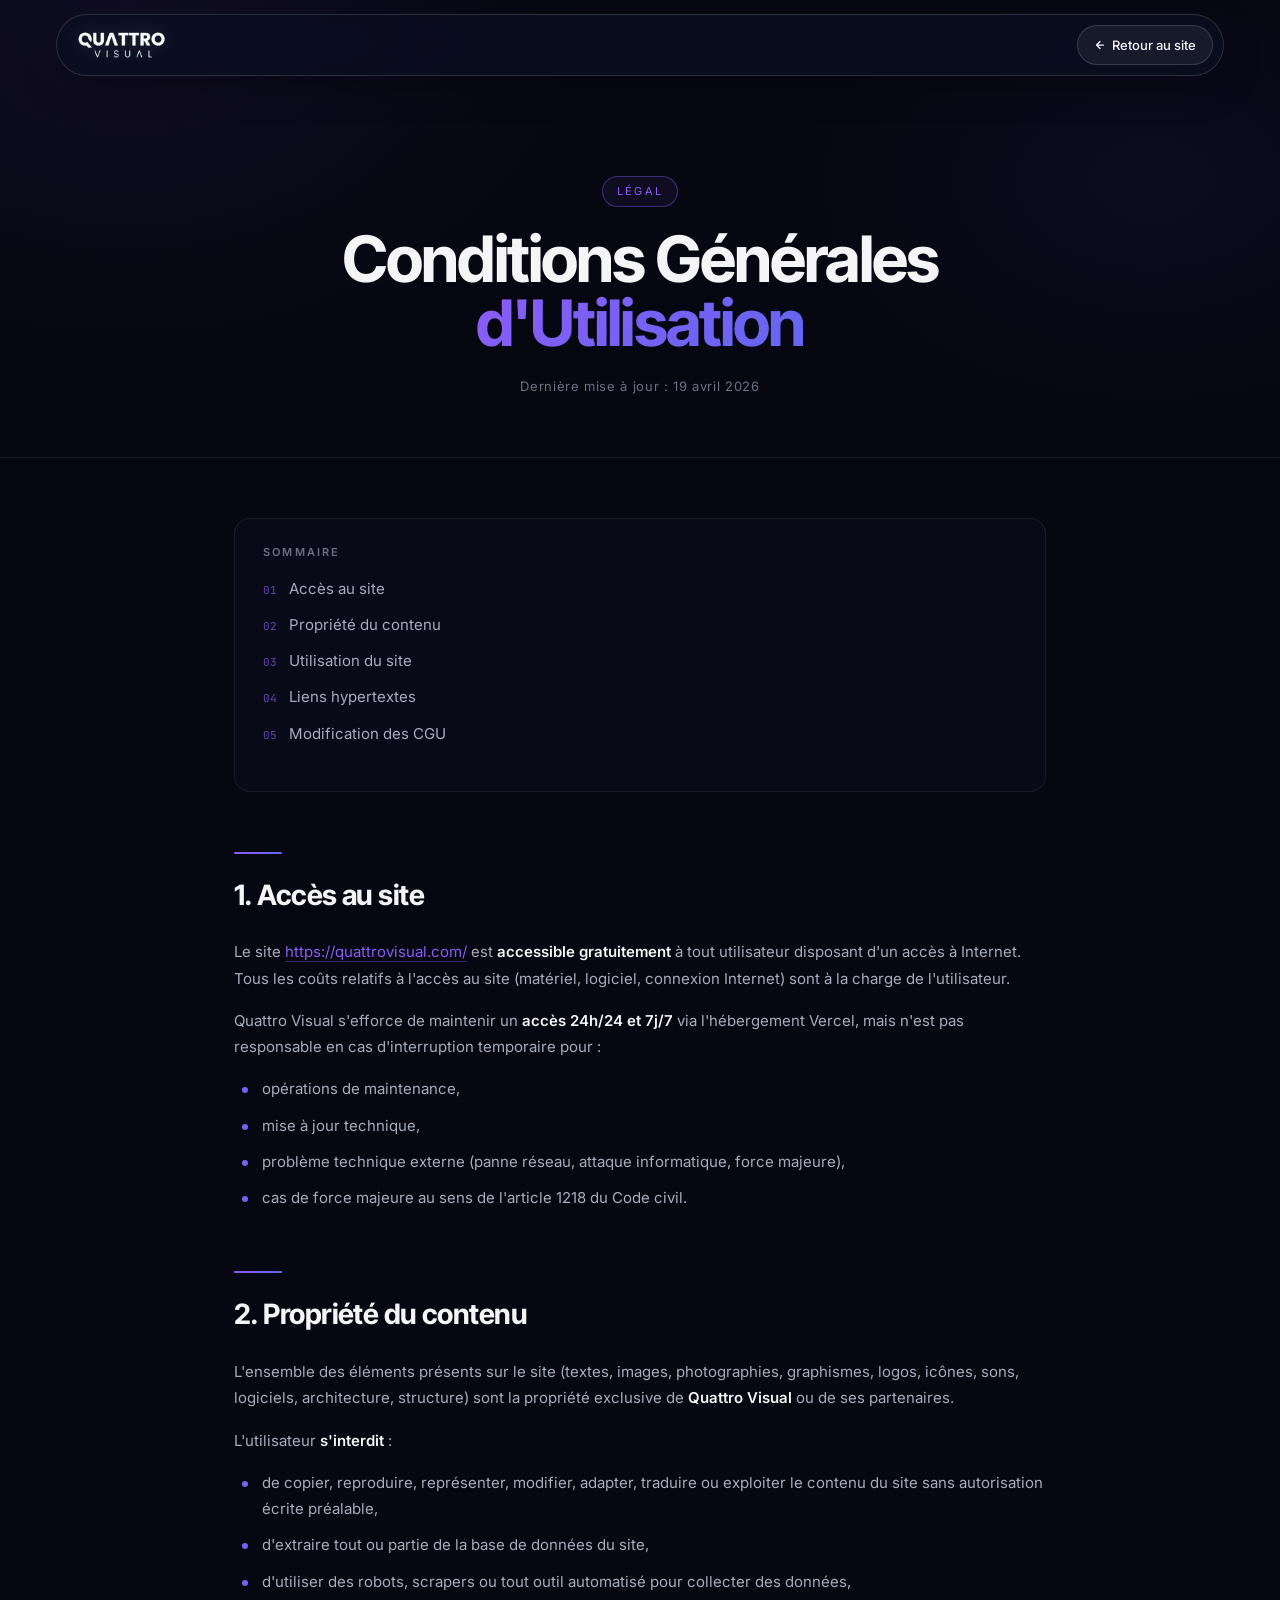
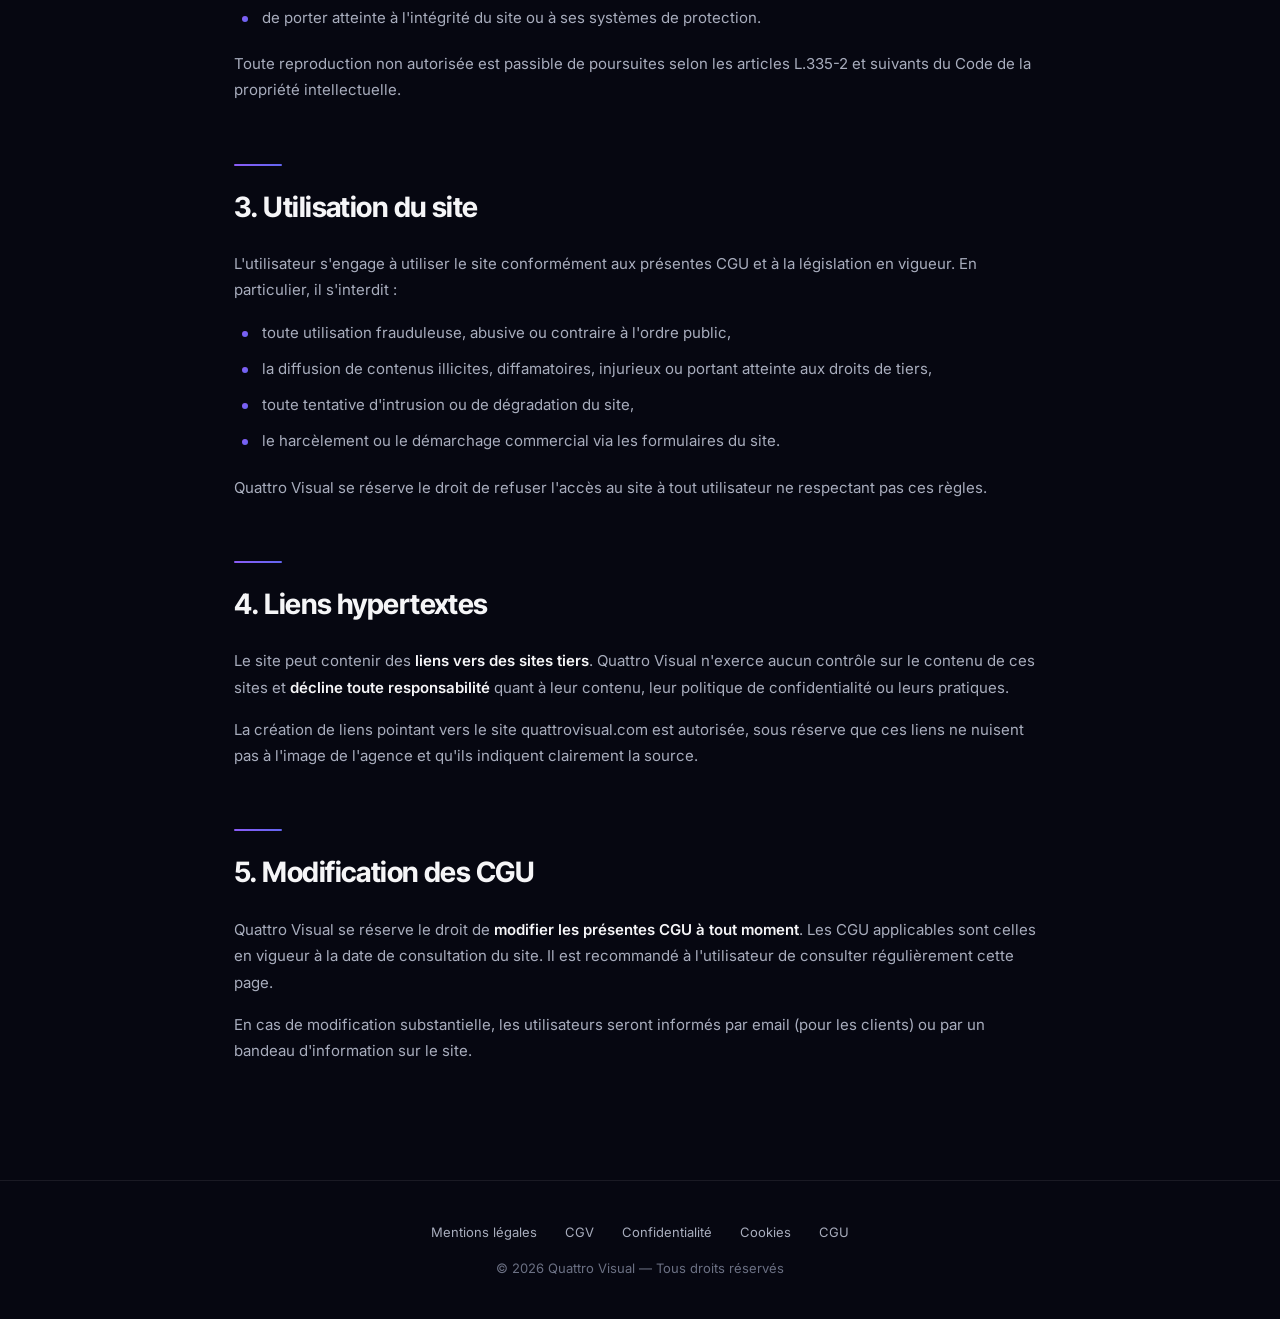
<file: CGU.html>
<!DOCTYPE html>
<html lang="fr">
<head>
<meta charset="UTF-8">
<meta name="viewport" content="width=device-width, initial-scale=1.0">
<title>CGU — Conditions Générales d'Utilisation — Quattro Visual</title>
<meta name="description" content="Conditions Générales d'Utilisation du site Quattro Visual.">
<link rel="preconnect" href="https://fonts.googleapis.com">
<link rel="preconnect" href="https://fonts.gstatic.com" crossorigin>
<link rel="stylesheet" href="https://fonts.googleapis.com/css2?family=Inter:wght@300;400;500;600;700&family=Inter+Tight:wght@400;500;600;700;800&family=JetBrains+Mono:wght@400;500&display=swap">
<link rel="stylesheet" href="legal.css">
</head>
<body>

<nav class="legal-nav">
  <div class="nav-inner">
    <a href="index.html" class="logo-link" aria-label="Quattro Visual">
      <img src="assets/logo-v2-bold.png" class="logo" alt="Quattro Visual">
    </a>
    <a href="index.html" class="back-btn">
      <svg width="12" height="12" viewBox="0 0 24 24" fill="none" stroke="currentColor" stroke-width="2.5" stroke-linecap="round" stroke-linejoin="round"><path d="M19 12H5M12 19l-7-7 7-7"/></svg>
      Retour au site
    </a>
  </div>
</nav>

<header class="legal-header">
  <div class="container">
    <span class="eyebrow">Légal</span>
    <h1>Conditions Générales <em>d'Utilisation</em></h1>
    <div class="updated">Dernière mise à jour : 19 avril 2026</div>
  </div>
</header>

<main>
  <div class="container">
    <article>

      <div class="toc">
        <h5>Sommaire</h5>
        <ol>
          <li><a href="#acces">Accès au site</a></li>
          <li><a href="#propriete">Propriété du contenu</a></li>
          <li><a href="#utilisation">Utilisation du site</a></li>
          <li><a href="#liens">Liens hypertextes</a></li>
          <li><a href="#modification">Modification des CGU</a></li>
        </ol>
      </div>

      <h2 id="acces">1. Accès au site</h2>
      <p>Le site <a href="https://quattrovisual.com/">https://quattrovisual.com/</a> est <strong>accessible gratuitement</strong> à tout utilisateur disposant d'un accès à Internet. Tous les coûts relatifs à l'accès au site (matériel, logiciel, connexion Internet) sont à la charge de l'utilisateur.</p>
      <p>Quattro Visual s'efforce de maintenir un <strong>accès 24h/24 et 7j/7</strong> via l'hébergement Vercel, mais n'est pas responsable en cas d'interruption temporaire pour :</p>
      <ul>
        <li>opérations de maintenance,</li>
        <li>mise à jour technique,</li>
        <li>problème technique externe (panne réseau, attaque informatique, force majeure),</li>
        <li>cas de force majeure au sens de l'article 1218 du Code civil.</li>
      </ul>

      <h2 id="propriete">2. Propriété du contenu</h2>
      <p>L'ensemble des éléments présents sur le site (textes, images, photographies, graphismes, logos, icônes, sons, logiciels, architecture, structure) sont la propriété exclusive de <strong>Quattro Visual</strong> ou de ses partenaires.</p>
      <p>L'utilisateur <strong>s'interdit</strong> :</p>
      <ul>
        <li>de copier, reproduire, représenter, modifier, adapter, traduire ou exploiter le contenu du site sans autorisation écrite préalable,</li>
        <li>d'extraire tout ou partie de la base de données du site,</li>
        <li>d'utiliser des robots, scrapers ou tout outil automatisé pour collecter des données,</li>
        <li>de porter atteinte à l'intégrité du site ou à ses systèmes de protection.</li>
      </ul>
      <p>Toute reproduction non autorisée est passible de poursuites selon les articles L.335-2 et suivants du Code de la propriété intellectuelle.</p>

      <h2 id="utilisation">3. Utilisation du site</h2>
      <p>L'utilisateur s'engage à utiliser le site conformément aux présentes CGU et à la législation en vigueur. En particulier, il s'interdit :</p>
      <ul>
        <li>toute utilisation frauduleuse, abusive ou contraire à l'ordre public,</li>
        <li>la diffusion de contenus illicites, diffamatoires, injurieux ou portant atteinte aux droits de tiers,</li>
        <li>toute tentative d'intrusion ou de dégradation du site,</li>
        <li>le harcèlement ou le démarchage commercial via les formulaires du site.</li>
      </ul>
      <p>Quattro Visual se réserve le droit de refuser l'accès au site à tout utilisateur ne respectant pas ces règles.</p>

      <h2 id="liens">4. Liens hypertextes</h2>
      <p>Le site peut contenir des <strong>liens vers des sites tiers</strong>. Quattro Visual n'exerce aucun contrôle sur le contenu de ces sites et <strong>décline toute responsabilité</strong> quant à leur contenu, leur politique de confidentialité ou leurs pratiques.</p>
      <p>La création de liens pointant vers le site quattrovisual.com est autorisée, sous réserve que ces liens ne nuisent pas à l'image de l'agence et qu'ils indiquent clairement la source.</p>

      <h2 id="modification">5. Modification des CGU</h2>
      <p>Quattro Visual se réserve le droit de <strong>modifier les présentes CGU à tout moment</strong>. Les CGU applicables sont celles en vigueur à la date de consultation du site. Il est recommandé à l'utilisateur de consulter régulièrement cette page.</p>
      <p>En cas de modification substantielle, les utilisateurs seront informés par email (pour les clients) ou par un bandeau d'information sur le site.</p>

    </article>
  </div>
</main>

<footer class="legal-footer">
  <div class="container">
    <div style="margin-bottom: 14px;">
      <a href="mentions-legales.html">Mentions légales</a>
      <a href="cgv.html">CGV</a>
      <a href="confidentialite.html">Confidentialité</a>
      <a href="cookies.html">Cookies</a>
      <a href="cgu.html">CGU</a>
    </div>
    <div>© 2026 Quattro Visual — Tous droits réservés</div>
  </div>
</footer>

</body>
</html>
</file>
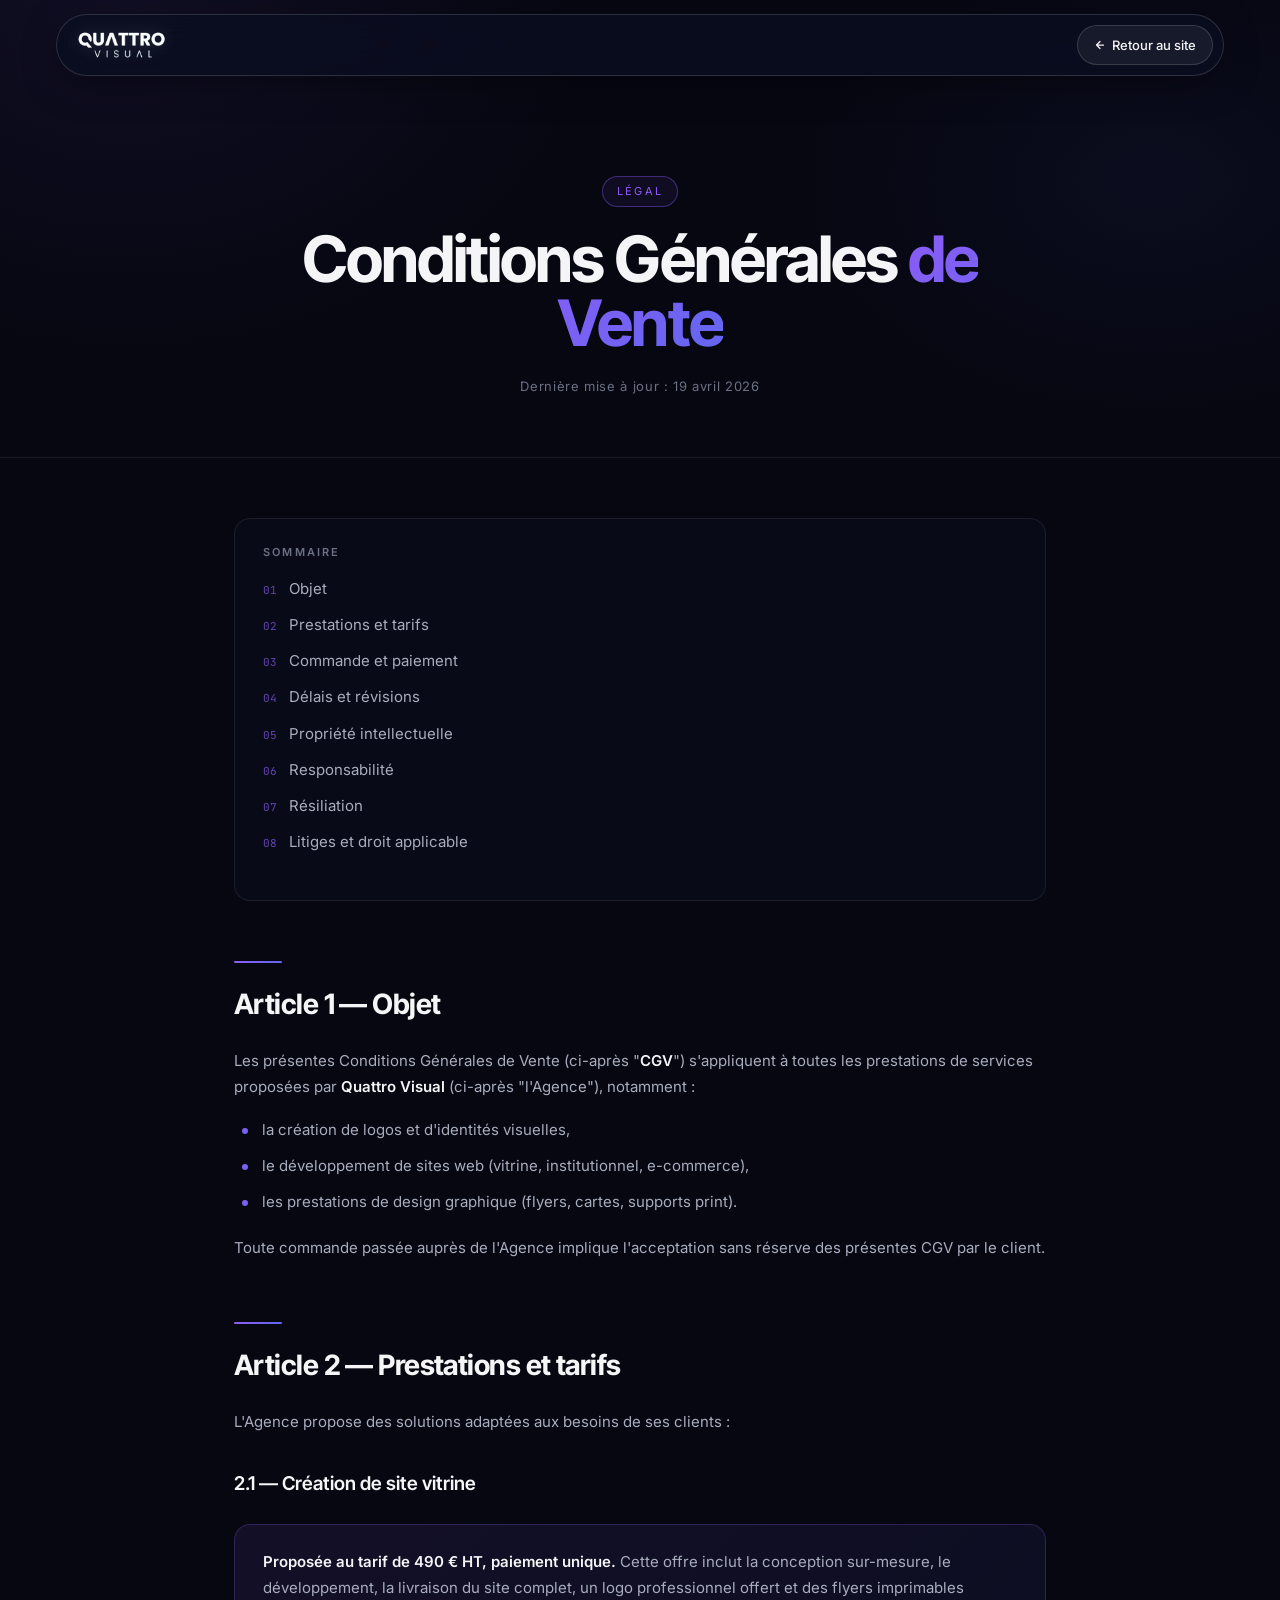
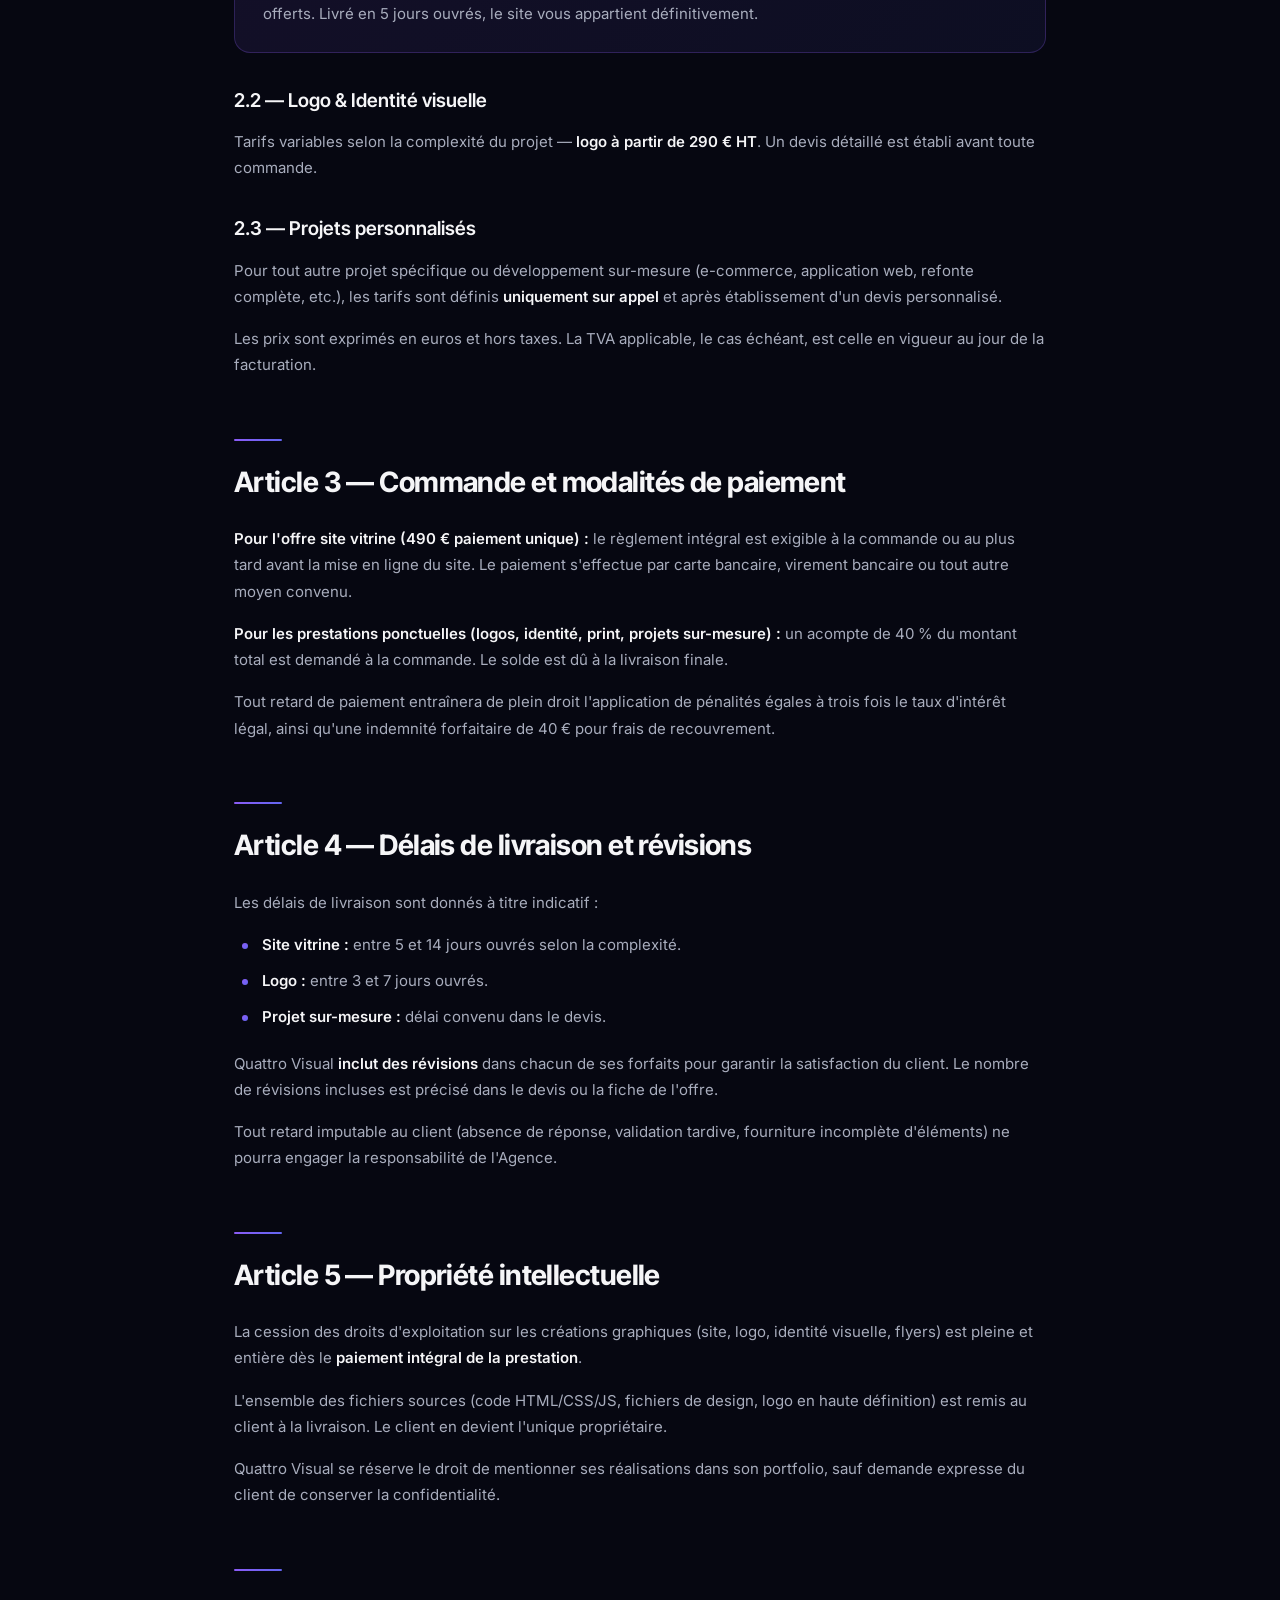
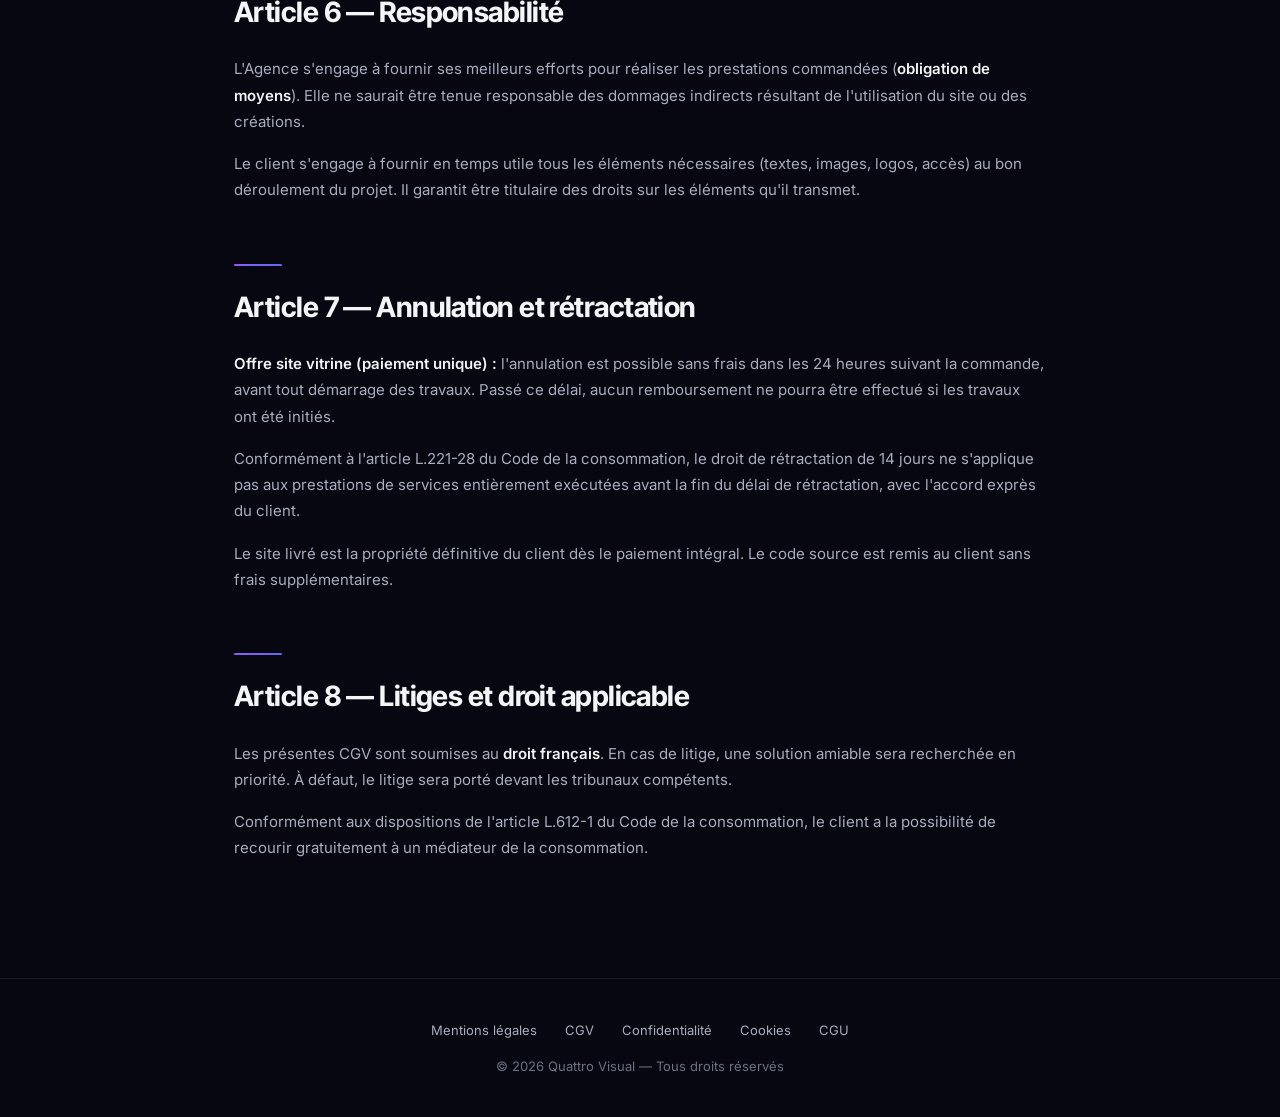
<file: CGV.html>
<!DOCTYPE html>
<html lang="fr">
<head>
<meta charset="UTF-8">
<meta name="viewport" content="width=device-width, initial-scale=1.0">
<title>CGV — Conditions Générales de Vente — Quattro Visual</title>
<meta name="description" content="Conditions Générales de Vente de Quattro Visual pour la création de sites web à 79€/mois.">
<link rel="preconnect" href="https://fonts.googleapis.com">
<link rel="preconnect" href="https://fonts.gstatic.com" crossorigin>
<link rel="stylesheet" href="https://fonts.googleapis.com/css2?family=Inter:wght@300;400;500;600;700&family=Inter+Tight:wght@400;500;600;700;800&family=JetBrains+Mono:wght@400;500&display=swap">
<link rel="stylesheet" href="legal.css">
</head>
<body>

<nav class="legal-nav">
  <div class="nav-inner">
    <a href="index.html" class="logo-link" aria-label="Quattro Visual">
      <img src="assets/logo-v2-bold.png" class="logo" alt="Quattro Visual">
    </a>
    <a href="index.html" class="back-btn">
      <svg width="12" height="12" viewBox="0 0 24 24" fill="none" stroke="currentColor" stroke-width="2.5" stroke-linecap="round" stroke-linejoin="round"><path d="M19 12H5M12 19l-7-7 7-7"/></svg>
      Retour au site
    </a>
  </div>
</nav>

<header class="legal-header">
  <div class="container">
    <span class="eyebrow">Légal</span>
    <h1>Conditions Générales <em>de Vente</em></h1>
    <div class="updated">Dernière mise à jour : 19 avril 2026</div>
  </div>
</header>

<main>
  <div class="container">
    <article>

      <div class="toc">
        <h5>Sommaire</h5>
        <ol>
          <li><a href="#objet">Objet</a></li>
          <li><a href="#prestations">Prestations et tarifs</a></li>
          <li><a href="#commande">Commande et paiement</a></li>
          <li><a href="#delais">Délais et révisions</a></li>
          <li><a href="#propriete">Propriété intellectuelle</a></li>
          <li><a href="#responsabilite">Responsabilité</a></li>
          <li><a href="#resiliation">Résiliation</a></li>
          <li><a href="#litiges">Litiges et droit applicable</a></li>
        </ol>
      </div>

      <h2 id="objet">Article 1 — Objet</h2>
      <p>Les présentes Conditions Générales de Vente (ci-après "<strong>CGV</strong>") s'appliquent à toutes les prestations de services proposées par <strong>Quattro Visual</strong> (ci-après "l'Agence"), notamment :</p>
      <ul>
        <li>la création de logos et d'identités visuelles,</li>
        <li>le développement de sites web (vitrine, institutionnel, e-commerce),</li>
        <li>les prestations de design graphique (flyers, cartes, supports print).</li>
      </ul>
      <p>Toute commande passée auprès de l'Agence implique l'acceptation sans réserve des présentes CGV par le client.</p>

      <h2 id="prestations">Article 2 — Prestations et tarifs</h2>
      <p>L'Agence propose des solutions adaptées aux besoins de ses clients :</p>

      <h3>2.1 — Création de site vitrine</h3>
      <div class="highlight-box">
        <p style="margin:0;"><strong>Proposée au tarif de 490 € HT, paiement unique.</strong> Cette offre inclut la conception sur-mesure, le développement, la livraison du site complet, un logo professionnel offert et des flyers imprimables offerts. Livré en 5 jours ouvrés, le site vous appartient définitivement.</p>
      </div>

      <h3>2.2 — Logo & Identité visuelle</h3>
      <p>Tarifs variables selon la complexité du projet — <strong>logo à partir de 290 € HT</strong>. Un devis détaillé est établi avant toute commande.</p>

      <h3>2.3 — Projets personnalisés</h3>
      <p>Pour tout autre projet spécifique ou développement sur-mesure (e-commerce, application web, refonte complète, etc.), les tarifs sont définis <strong>uniquement sur appel</strong> et après établissement d'un devis personnalisé.</p>

      <p>Les prix sont exprimés en euros et hors taxes. La TVA applicable, le cas échéant, est celle en vigueur au jour de la facturation.</p>

      <h2 id="commande">Article 3 — Commande et modalités de paiement</h2>
      <p><strong>Pour l'offre site vitrine (490 € paiement unique) :</strong> le règlement intégral est exigible à la commande ou au plus tard avant la mise en ligne du site. Le paiement s'effectue par carte bancaire, virement bancaire ou tout autre moyen convenu.</p>
      <p><strong>Pour les prestations ponctuelles (logos, identité, print, projets sur-mesure) :</strong> un acompte de 40 % du montant total est demandé à la commande. Le solde est dû à la livraison finale.</p>
      <p>Tout retard de paiement entraînera de plein droit l'application de pénalités égales à trois fois le taux d'intérêt légal, ainsi qu'une indemnité forfaitaire de 40 € pour frais de recouvrement.</p>

      <h2 id="delais">Article 4 — Délais de livraison et révisions</h2>
      <p>Les délais de livraison sont donnés à titre indicatif :</p>
      <ul>
        <li><strong>Site vitrine :</strong> entre 5 et 14 jours ouvrés selon la complexité.</li>
        <li><strong>Logo :</strong> entre 3 et 7 jours ouvrés.</li>
        <li><strong>Projet sur-mesure :</strong> délai convenu dans le devis.</li>
      </ul>
      <p>Quattro Visual <strong>inclut des révisions</strong> dans chacun de ses forfaits pour garantir la satisfaction du client. Le nombre de révisions incluses est précisé dans le devis ou la fiche de l'offre.</p>
      <p>Tout retard imputable au client (absence de réponse, validation tardive, fourniture incomplète d'éléments) ne pourra engager la responsabilité de l'Agence.</p>

      <h2 id="propriete">Article 5 — Propriété intellectuelle</h2>
      <p>La cession des droits d'exploitation sur les créations graphiques (site, logo, identité visuelle, flyers) est pleine et entière dès le <strong>paiement intégral de la prestation</strong>.</p>
      <p>L'ensemble des fichiers sources (code HTML/CSS/JS, fichiers de design, logo en haute définition) est remis au client à la livraison. Le client en devient l'unique propriétaire.</p>
      <p>Quattro Visual se réserve le droit de mentionner ses réalisations dans son portfolio, sauf demande expresse du client de conserver la confidentialité.</p>

      <h2 id="responsabilite">Article 6 — Responsabilité</h2>
      <p>L'Agence s'engage à fournir ses meilleurs efforts pour réaliser les prestations commandées (<strong>obligation de moyens</strong>). Elle ne saurait être tenue responsable des dommages indirects résultant de l'utilisation du site ou des créations.</p>
      <p>Le client s'engage à fournir en temps utile tous les éléments nécessaires (textes, images, logos, accès) au bon déroulement du projet. Il garantit être titulaire des droits sur les éléments qu'il transmet.</p>

      <h2 id="resiliation">Article 7 — Annulation et rétractation</h2>
      <p><strong>Offre site vitrine (paiement unique) :</strong> l'annulation est possible sans frais dans les 24 heures suivant la commande, avant tout démarrage des travaux. Passé ce délai, aucun remboursement ne pourra être effectué si les travaux ont été initiés.</p>
      <p>Conformément à l'article L.221-28 du Code de la consommation, le droit de rétractation de 14 jours ne s'applique pas aux prestations de services entièrement exécutées avant la fin du délai de rétractation, avec l'accord exprès du client.</p>
      <p>Le site livré est la propriété définitive du client dès le paiement intégral. Le code source est remis au client sans frais supplémentaires.</p>

      <h2 id="litiges">Article 8 — Litiges et droit applicable</h2>
      <p>Les présentes CGV sont soumises au <strong>droit français</strong>. En cas de litige, une solution amiable sera recherchée en priorité. À défaut, le litige sera porté devant les tribunaux compétents.</p>
      <p>Conformément aux dispositions de l'article L.612-1 du Code de la consommation, le client a la possibilité de recourir gratuitement à un médiateur de la consommation.</p>

    </article>
  </div>
</main>

<footer class="legal-footer">
  <div class="container">
    <div style="margin-bottom: 14px;">
      <a href="mentions-legales.html">Mentions légales</a>
      <a href="cgv.html">CGV</a>
      <a href="confidentialite.html">Confidentialité</a>
      <a href="cookies.html">Cookies</a>
      <a href="cgu.html">CGU</a>
    </div>
    <div>© 2026 Quattro Visual — Tous droits réservés</div>
  </div>
</footer>

</body>
</html>
</file>
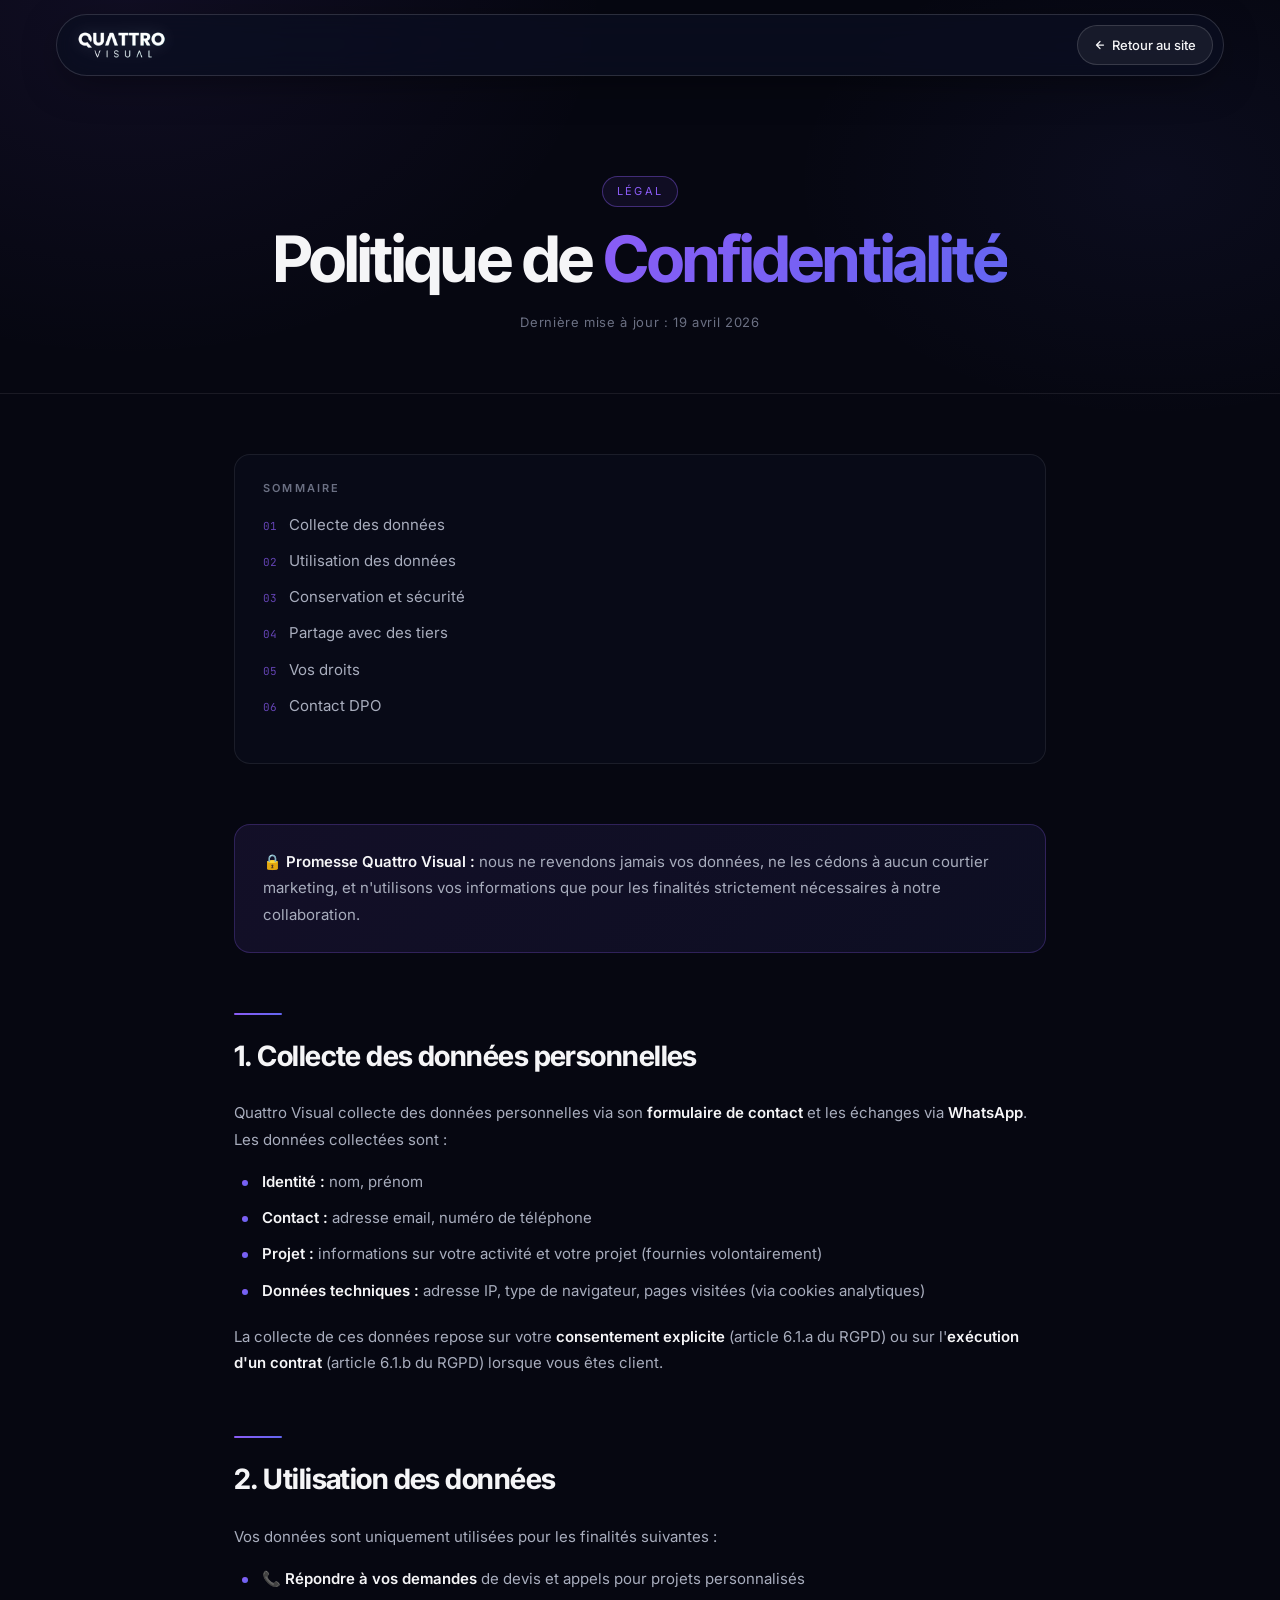
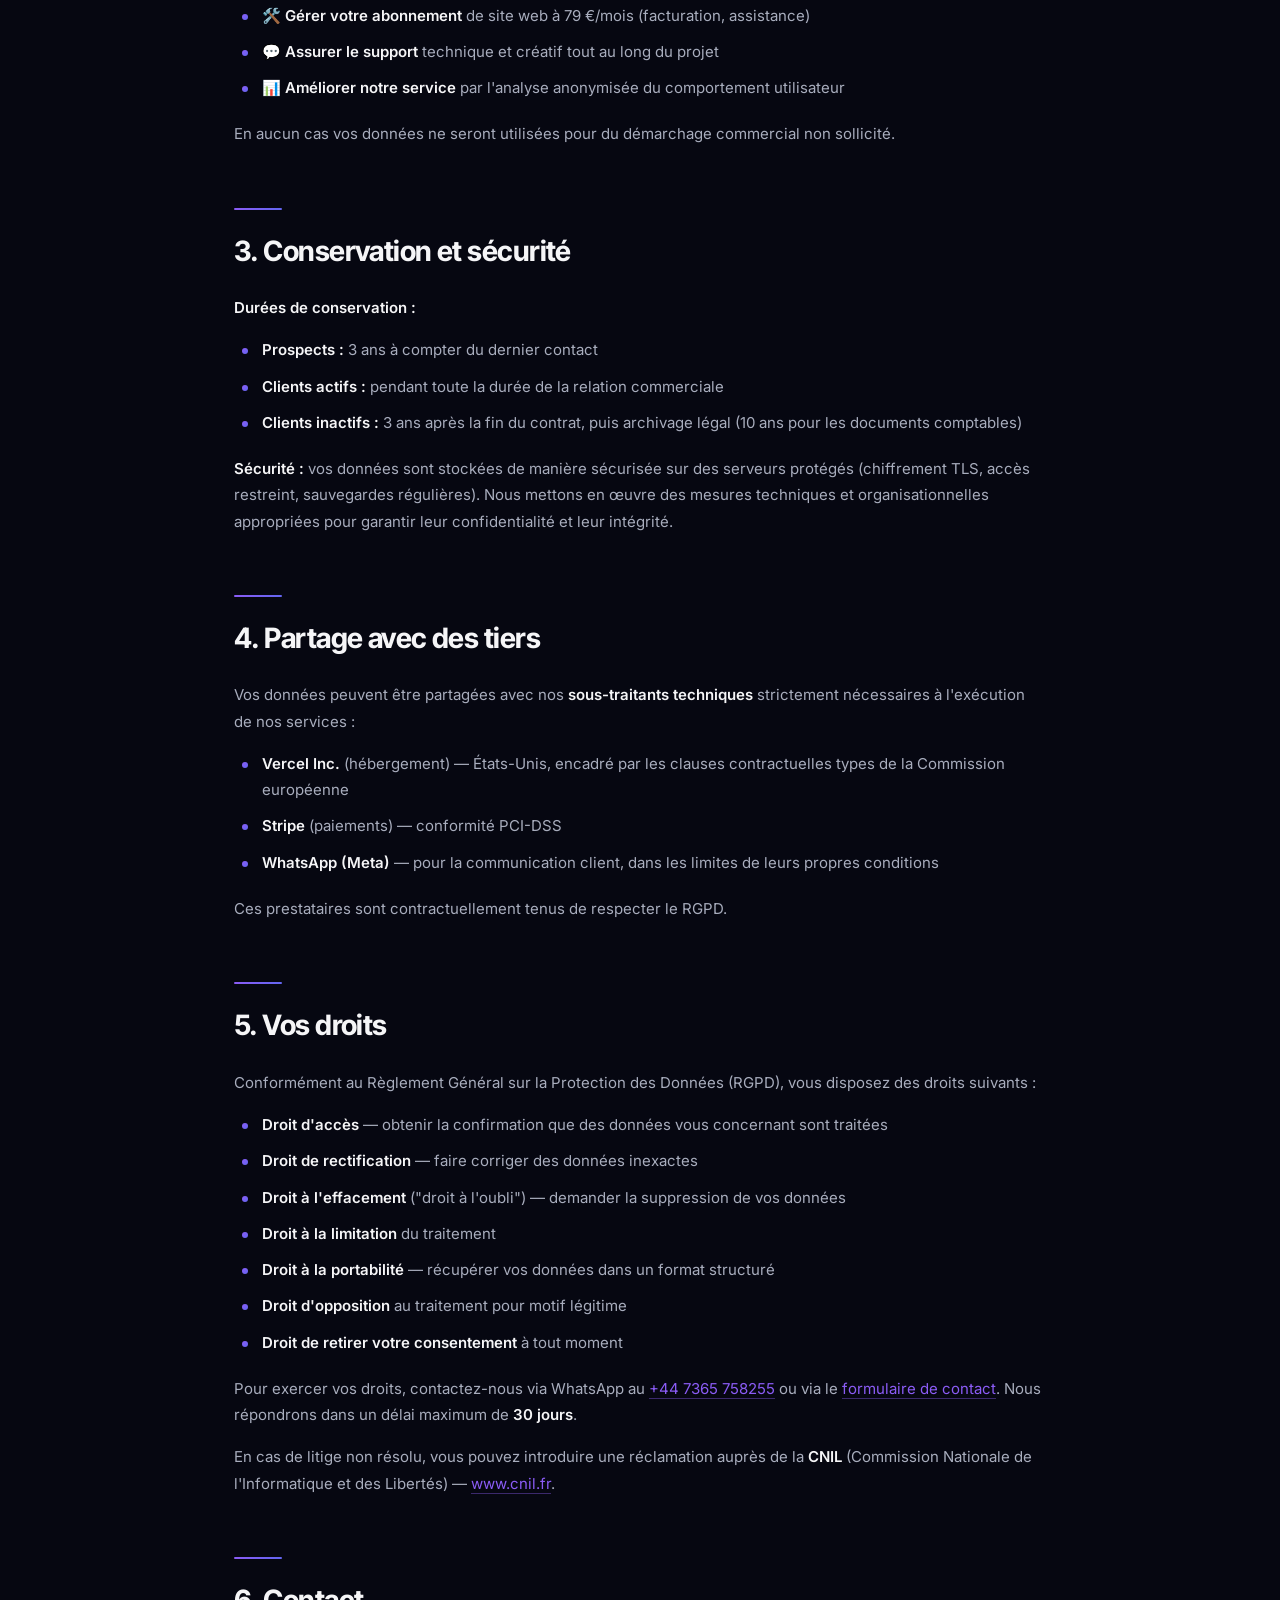
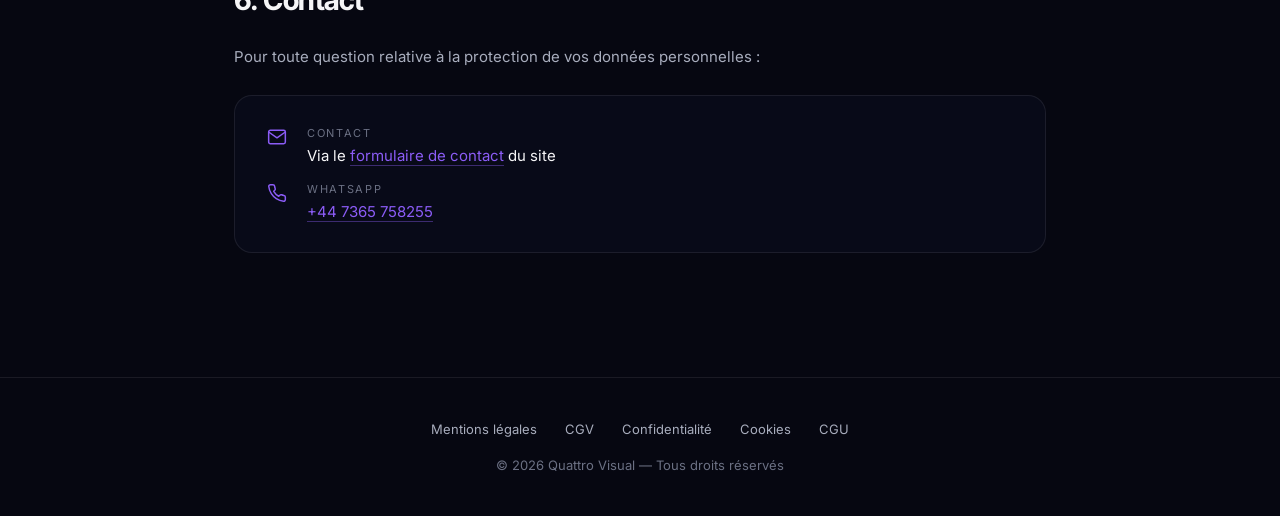
<file: Confidentialite.html>
<!DOCTYPE html>
<html lang="fr">
<head>
<meta charset="UTF-8">
<meta name="viewport" content="width=device-width, initial-scale=1.0">
<title>Politique de Confidentialité — Quattro Visual</title>
<meta name="description" content="Politique de confidentialité et protection des données personnelles de Quattro Visual.">
<link rel="preconnect" href="https://fonts.googleapis.com">
<link rel="preconnect" href="https://fonts.gstatic.com" crossorigin>
<link rel="stylesheet" href="https://fonts.googleapis.com/css2?family=Inter:wght@300;400;500;600;700&family=Inter+Tight:wght@400;500;600;700;800&family=JetBrains+Mono:wght@400;500&display=swap">
<link rel="stylesheet" href="legal.css">
</head>
<body>

<nav class="legal-nav">
  <div class="nav-inner">
    <a href="index.html" class="logo-link" aria-label="Quattro Visual">
      <img src="assets/logo-v2-bold.png" class="logo" alt="Quattro Visual">
    </a>
    <a href="index.html" class="back-btn">
      <svg width="12" height="12" viewBox="0 0 24 24" fill="none" stroke="currentColor" stroke-width="2.5" stroke-linecap="round" stroke-linejoin="round"><path d="M19 12H5M12 19l-7-7 7-7"/></svg>
      Retour au site
    </a>
  </div>
</nav>

<header class="legal-header">
  <div class="container">
    <span class="eyebrow">Légal</span>
    <h1>Politique de <em>Confidentialité</em></h1>
    <div class="updated">Dernière mise à jour : 19 avril 2026</div>
  </div>
</header>

<main>
  <div class="container">
    <article>

      <div class="toc">
        <h5>Sommaire</h5>
        <ol>
          <li><a href="#collecte">Collecte des données</a></li>
          <li><a href="#utilisation">Utilisation des données</a></li>
          <li><a href="#conservation">Conservation et sécurité</a></li>
          <li><a href="#partage">Partage avec des tiers</a></li>
          <li><a href="#droits">Vos droits</a></li>
          <li><a href="#contact">Contact DPO</a></li>
        </ol>
      </div>

      <div class="highlight-box">
        <p style="margin:0;"><strong>🔒 Promesse Quattro Visual :</strong> nous ne revendons jamais vos données, ne les cédons à aucun courtier marketing, et n'utilisons vos informations que pour les finalités strictement nécessaires à notre collaboration.</p>
      </div>

      <h2 id="collecte">1. Collecte des données personnelles</h2>
      <p>Quattro Visual collecte des données personnelles via son <strong>formulaire de contact</strong> et les échanges via <strong>WhatsApp</strong>. Les données collectées sont :</p>
      <ul>
        <li><strong>Identité :</strong> nom, prénom</li>
        <li><strong>Contact :</strong> adresse email, numéro de téléphone</li>
        <li><strong>Projet :</strong> informations sur votre activité et votre projet (fournies volontairement)</li>
        <li><strong>Données techniques :</strong> adresse IP, type de navigateur, pages visitées (via cookies analytiques)</li>
      </ul>
      <p>La collecte de ces données repose sur votre <strong>consentement explicite</strong> (article 6.1.a du RGPD) ou sur l'<strong>exécution d'un contrat</strong> (article 6.1.b du RGPD) lorsque vous êtes client.</p>

      <h2 id="utilisation">2. Utilisation des données</h2>
      <p>Vos données sont uniquement utilisées pour les finalités suivantes :</p>
      <ul>
        <li>📞 <strong>Répondre à vos demandes</strong> de devis et appels pour projets personnalisés</li>
        <li>🛠️ <strong>Gérer votre abonnement</strong> de site web à 79 €/mois (facturation, assistance)</li>
        <li>💬 <strong>Assurer le support</strong> technique et créatif tout au long du projet</li>
        <li>📊 <strong>Améliorer notre service</strong> par l'analyse anonymisée du comportement utilisateur</li>
      </ul>
      <p>En aucun cas vos données ne seront utilisées pour du démarchage commercial non sollicité.</p>

      <h2 id="conservation">3. Conservation et sécurité</h2>
      <p><strong>Durées de conservation :</strong></p>
      <ul>
        <li><strong>Prospects :</strong> 3 ans à compter du dernier contact</li>
        <li><strong>Clients actifs :</strong> pendant toute la durée de la relation commerciale</li>
        <li><strong>Clients inactifs :</strong> 3 ans après la fin du contrat, puis archivage légal (10 ans pour les documents comptables)</li>
      </ul>
      <p><strong>Sécurité :</strong> vos données sont stockées de manière sécurisée sur des serveurs protégés (chiffrement TLS, accès restreint, sauvegardes régulières). Nous mettons en œuvre des mesures techniques et organisationnelles appropriées pour garantir leur confidentialité et leur intégrité.</p>

      <h2 id="partage">4. Partage avec des tiers</h2>
      <p>Vos données peuvent être partagées avec nos <strong>sous-traitants techniques</strong> strictement nécessaires à l'exécution de nos services :</p>
      <ul>
        <li><strong>Vercel Inc.</strong> (hébergement) — États-Unis, encadré par les clauses contractuelles types de la Commission européenne</li>
        <li><strong>Stripe</strong> (paiements) — conformité PCI-DSS</li>
        <li><strong>WhatsApp (Meta)</strong> — pour la communication client, dans les limites de leurs propres conditions</li>
      </ul>
      <p>Ces prestataires sont contractuellement tenus de respecter le RGPD.</p>

      <h2 id="droits">5. Vos droits</h2>
      <p>Conformément au Règlement Général sur la Protection des Données (RGPD), vous disposez des droits suivants :</p>
      <ul>
        <li><strong>Droit d'accès</strong> — obtenir la confirmation que des données vous concernant sont traitées</li>
        <li><strong>Droit de rectification</strong> — faire corriger des données inexactes</li>
        <li><strong>Droit à l'effacement</strong> ("droit à l'oubli") — demander la suppression de vos données</li>
        <li><strong>Droit à la limitation</strong> du traitement</li>
        <li><strong>Droit à la portabilité</strong> — récupérer vos données dans un format structuré</li>
        <li><strong>Droit d'opposition</strong> au traitement pour motif légitime</li>
        <li><strong>Droit de retirer votre consentement</strong> à tout moment</li>
      </ul>
      <p>Pour exercer vos droits, contactez-nous via WhatsApp au <a href="https://wa.me/447365758255">+44 7365 758255</a> ou via le <a href="index.html#contact">formulaire de contact</a>. Nous répondrons dans un délai maximum de <strong>30 jours</strong>.</p>
      <p>En cas de litige non résolu, vous pouvez introduire une réclamation auprès de la <strong>CNIL</strong> (Commission Nationale de l'Informatique et des Libertés) — <a href="https://www.cnil.fr" target="_blank" rel="noopener">www.cnil.fr</a>.</p>

      <h2 id="contact">6. Contact</h2>
      <p>Pour toute question relative à la protection de vos données personnelles :</p>
      <div class="card">
        <div class="card-info">
          <svg class="ico" viewBox="0 0 24 24" fill="none" stroke="currentColor" stroke-width="1.8" stroke-linecap="round" stroke-linejoin="round"><path d="M4 4h16c1.1 0 2 .9 2 2v12c0 1.1-.9 2-2 2H4c-1.1 0-2-.9-2-2V6c0-1.1.9-2 2-2z"/><path d="M22 6l-10 7L2 6"/></svg>
          <div>
            <div class="label">Contact</div>
            <div class="val">Via le <a href="index.html#contact">formulaire de contact</a> du site</div>
          </div>
          <svg class="ico" viewBox="0 0 24 24" fill="none" stroke="currentColor" stroke-width="1.8" stroke-linecap="round" stroke-linejoin="round"><path d="M22 16.92v3a2 2 0 0 1-2.18 2 19.79 19.79 0 0 1-8.63-3.07 19.5 19.5 0 0 1-6-6 19.79 19.79 0 0 1-3.07-8.67A2 2 0 0 1 4.11 2h3a2 2 0 0 1 2 1.72 12.84 12.84 0 0 0 .7 2.81 2 2 0 0 1-.45 2.11L8.09 9.91a16 16 0 0 0 6 6l1.27-1.27a2 2 0 0 1 2.11-.45 12.84 12.84 0 0 0 2.81.7A2 2 0 0 1 22 16.92z"/></svg>
          <div>
            <div class="label">WhatsApp</div>
            <div class="val"><a href="https://wa.me/447365758255">+44 7365 758255</a></div>
          </div>
        </div>
      </div>

    </article>
  </div>
</main>

<footer class="legal-footer">
  <div class="container">
    <div style="margin-bottom: 14px;">
      <a href="mentions-legales.html">Mentions légales</a>
      <a href="cgv.html">CGV</a>
      <a href="confidentialite.html">Confidentialité</a>
      <a href="cookies.html">Cookies</a>
      <a href="cgu.html">CGU</a>
    </div>
    <div>© 2026 Quattro Visual — Tous droits réservés</div>
  </div>
</footer>

</body>
</html>
</file>
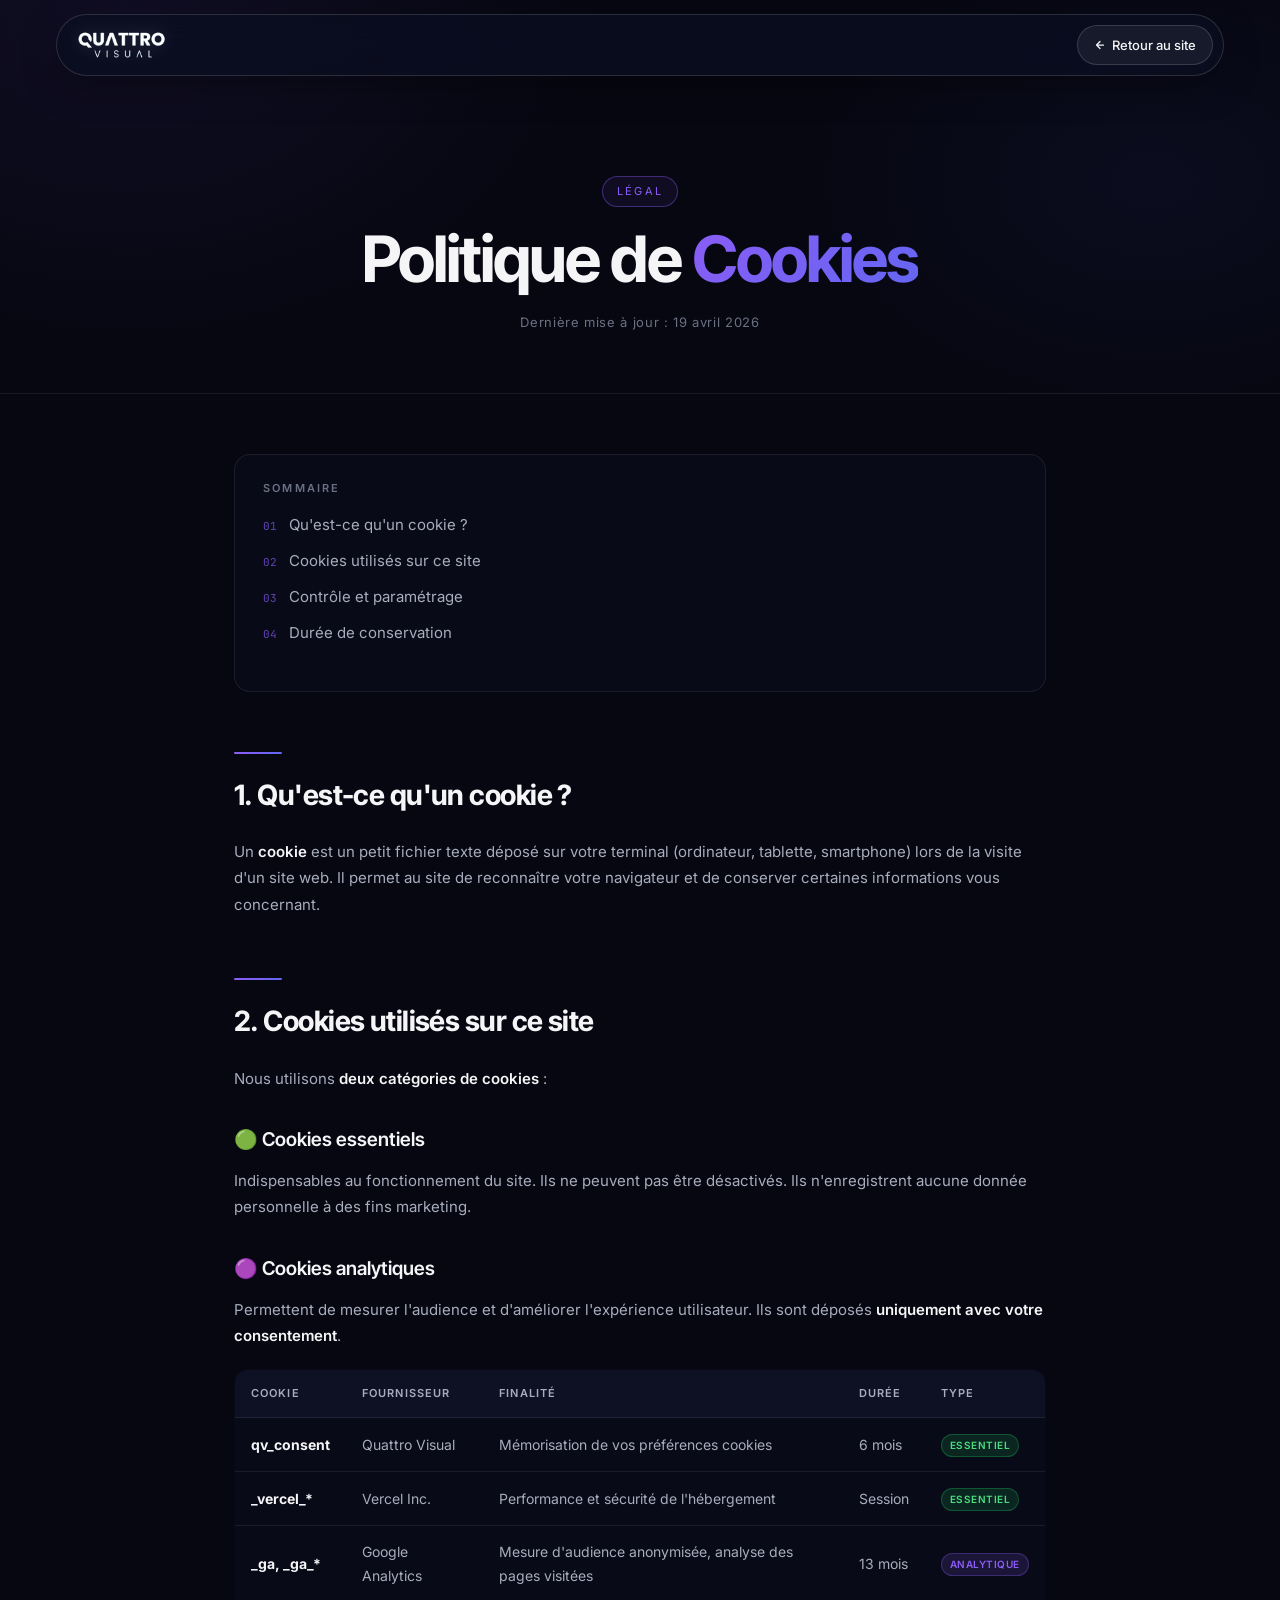
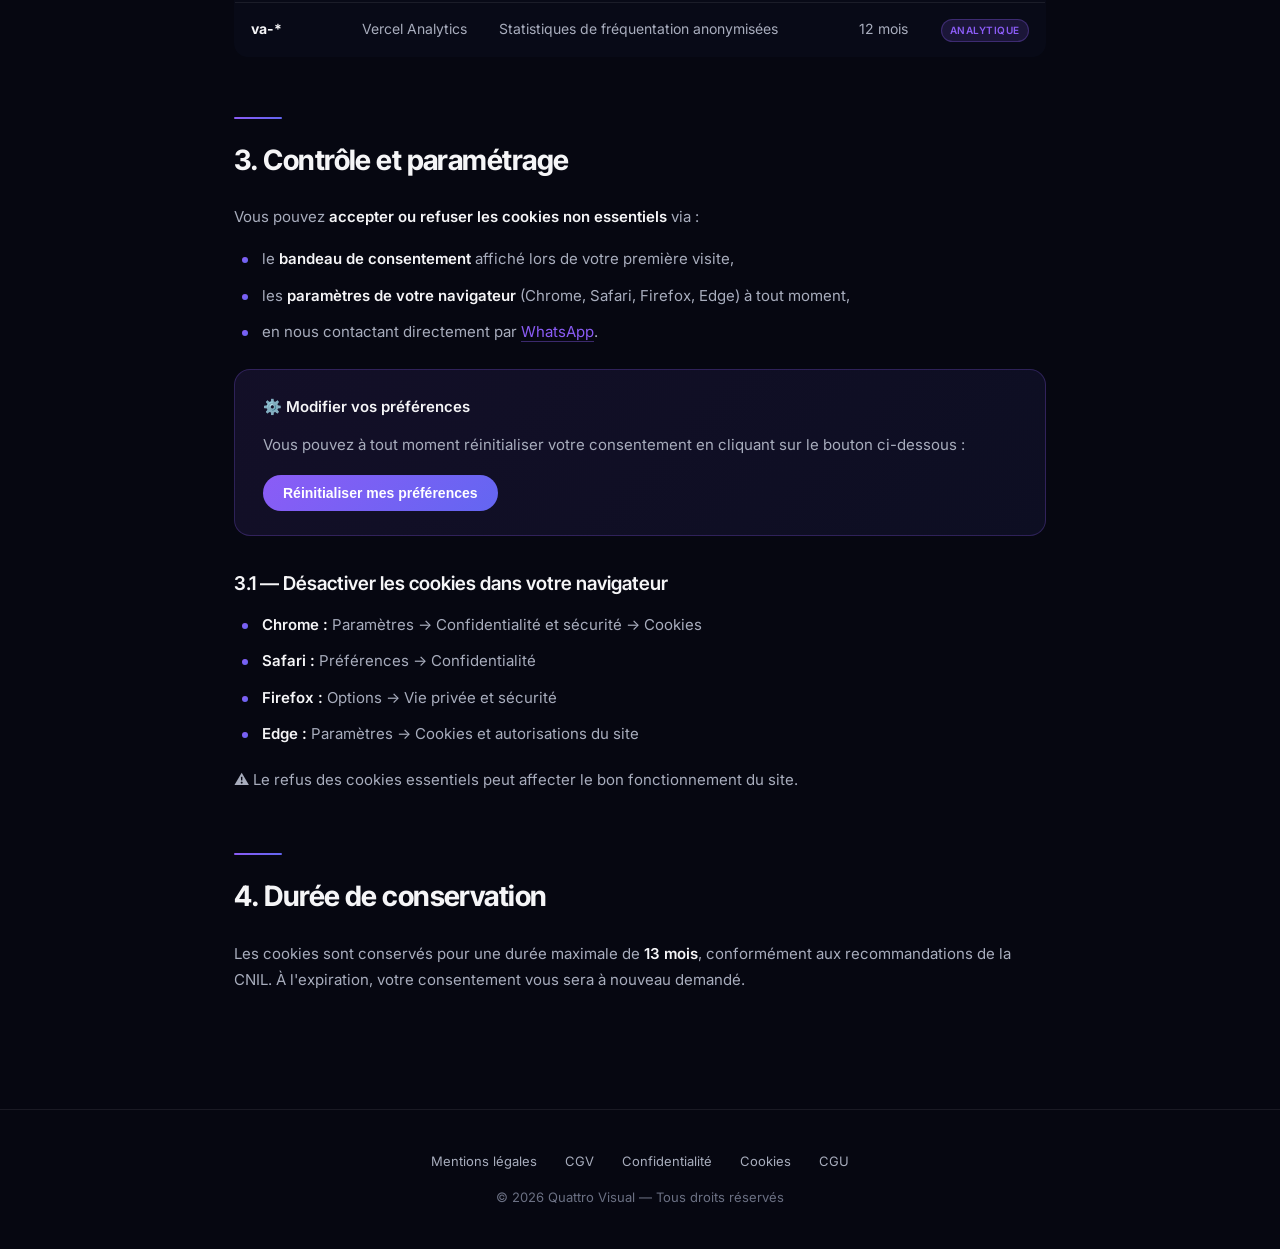
<file: Cookies.html>
<!DOCTYPE html>
<html lang="fr">
<head>
<meta charset="UTF-8">
<meta name="viewport" content="width=device-width, initial-scale=1.0">
<title>Politique de Cookies — Quattro Visual</title>
<meta name="description" content="Politique de gestion des cookies utilisés sur le site Quattro Visual.">
<link rel="preconnect" href="https://fonts.googleapis.com">
<link rel="preconnect" href="https://fonts.gstatic.com" crossorigin>
<link rel="stylesheet" href="https://fonts.googleapis.com/css2?family=Inter:wght@300;400;500;600;700&family=Inter+Tight:wght@400;500;600;700;800&family=JetBrains+Mono:wght@400;500&display=swap">
<link rel="stylesheet" href="legal.css">
<style>
  .cookie-table {
    width: 100%;
    border-collapse: collapse;
    margin: 20px 0;
    font-size: 14px;
    background: color-mix(in srgb, var(--bg-2) 50%, transparent);
    border: 1px solid var(--border);
    border-radius: 14px;
    overflow: hidden;
  }
  .cookie-table th, .cookie-table td {
    padding: 14px 16px;
    text-align: left;
    border-bottom: 1px solid var(--border);
  }
  .cookie-table th {
    background: color-mix(in srgb, var(--bg-3) 50%, transparent);
    font-size: 11px;
    text-transform: uppercase;
    letter-spacing: 0.1em;
    color: var(--fg-2);
    font-weight: 600;
  }
  .cookie-table tr:last-child td { border-bottom: none; }
  .cookie-table td { color: var(--fg-2); }
  .cookie-table td strong { color: var(--fg); }
  .tag {
    display: inline-block;
    font-size: 10px;
    padding: 2px 8px;
    border-radius: 999px;
    font-weight: 600;
    letter-spacing: 0.05em;
    text-transform: uppercase;
  }
  .tag-essential { background: color-mix(in srgb, #22c55e 15%, transparent); color: #4ade80; border: 1px solid color-mix(in srgb, #22c55e 30%, transparent); }
  .tag-analytics { background: color-mix(in srgb, var(--accent) 15%, transparent); color: var(--accent); border: 1px solid color-mix(in srgb, var(--accent) 30%, transparent); }
  @media (max-width: 680px) {
    .cookie-table, .cookie-table tbody, .cookie-table tr, .cookie-table td { display: block; width: 100%; }
    .cookie-table thead { display: none; }
    .cookie-table tr { margin-bottom: 12px; border-radius: 12px; border: 1px solid var(--border); }
    .cookie-table td { padding: 10px 16px; border: none; }
    .cookie-table td::before { content: attr(data-label) " : "; color: var(--fg-3); font-size: 11px; text-transform: uppercase; letter-spacing: 0.1em; display: block; margin-bottom: 4px; }
  }
</style>
</head>
<body>

<nav class="legal-nav">
  <div class="nav-inner">
    <a href="index.html" class="logo-link" aria-label="Quattro Visual">
      <img src="assets/logo-v2-bold.png" class="logo" alt="Quattro Visual">
    </a>
    <a href="index.html" class="back-btn">
      <svg width="12" height="12" viewBox="0 0 24 24" fill="none" stroke="currentColor" stroke-width="2.5" stroke-linecap="round" stroke-linejoin="round"><path d="M19 12H5M12 19l-7-7 7-7"/></svg>
      Retour au site
    </a>
  </div>
</nav>

<header class="legal-header">
  <div class="container">
    <span class="eyebrow">Légal</span>
    <h1>Politique de <em>Cookies</em></h1>
    <div class="updated">Dernière mise à jour : 19 avril 2026</div>
  </div>
</header>

<main>
  <div class="container">
    <article>

      <div class="toc">
        <h5>Sommaire</h5>
        <ol>
          <li><a href="#quoi">Qu'est-ce qu'un cookie ?</a></li>
          <li><a href="#utilisation">Cookies utilisés sur ce site</a></li>
          <li><a href="#controle">Contrôle et paramétrage</a></li>
          <li><a href="#duree">Durée de conservation</a></li>
        </ol>
      </div>

      <h2 id="quoi">1. Qu'est-ce qu'un cookie ?</h2>
      <p>Un <strong>cookie</strong> est un petit fichier texte déposé sur votre terminal (ordinateur, tablette, smartphone) lors de la visite d'un site web. Il permet au site de reconnaître votre navigateur et de conserver certaines informations vous concernant.</p>

      <h2 id="utilisation">2. Cookies utilisés sur ce site</h2>
      <p>Nous utilisons <strong>deux catégories de cookies</strong> :</p>

      <h3>🟢 Cookies essentiels</h3>
      <p>Indispensables au fonctionnement du site. Ils ne peuvent pas être désactivés. Ils n'enregistrent aucune donnée personnelle à des fins marketing.</p>

      <h3>🟣 Cookies analytiques</h3>
      <p>Permettent de mesurer l'audience et d'améliorer l'expérience utilisateur. Ils sont déposés <strong>uniquement avec votre consentement</strong>.</p>

      <table class="cookie-table">
        <thead>
          <tr>
            <th>Cookie</th>
            <th>Fournisseur</th>
            <th>Finalité</th>
            <th>Durée</th>
            <th>Type</th>
          </tr>
        </thead>
        <tbody>
          <tr>
            <td data-label="Cookie"><strong>qv_consent</strong></td>
            <td data-label="Fournisseur">Quattro Visual</td>
            <td data-label="Finalité">Mémorisation de vos préférences cookies</td>
            <td data-label="Durée">6 mois</td>
            <td data-label="Type"><span class="tag tag-essential">Essentiel</span></td>
          </tr>
          <tr>
            <td data-label="Cookie"><strong>_vercel_*</strong></td>
            <td data-label="Fournisseur">Vercel Inc.</td>
            <td data-label="Finalité">Performance et sécurité de l'hébergement</td>
            <td data-label="Durée">Session</td>
            <td data-label="Type"><span class="tag tag-essential">Essentiel</span></td>
          </tr>
          <tr>
            <td data-label="Cookie"><strong>_ga, _ga_*</strong></td>
            <td data-label="Fournisseur">Google Analytics</td>
            <td data-label="Finalité">Mesure d'audience anonymisée, analyse des pages visitées</td>
            <td data-label="Durée">13 mois</td>
            <td data-label="Type"><span class="tag tag-analytics">Analytique</span></td>
          </tr>
          <tr>
            <td data-label="Cookie"><strong>va-*</strong></td>
            <td data-label="Fournisseur">Vercel Analytics</td>
            <td data-label="Finalité">Statistiques de fréquentation anonymisées</td>
            <td data-label="Durée">12 mois</td>
            <td data-label="Type"><span class="tag tag-analytics">Analytique</span></td>
          </tr>
        </tbody>
      </table>

      <h2 id="controle">3. Contrôle et paramétrage</h2>
      <p>Vous pouvez <strong>accepter ou refuser les cookies non essentiels</strong> via :</p>
      <ul>
        <li>le <strong>bandeau de consentement</strong> affiché lors de votre première visite,</li>
        <li>les <strong>paramètres de votre navigateur</strong> (Chrome, Safari, Firefox, Edge) à tout moment,</li>
        <li>en nous contactant directement par <a href="https://wa.me/447365758255">WhatsApp</a>.</li>
      </ul>

      <div class="highlight-box">
        <p style="margin:0 0 12px 0;"><strong>⚙️ Modifier vos préférences</strong></p>
        <p style="margin:0;">Vous pouvez à tout moment réinitialiser votre consentement en cliquant sur le bouton ci-dessous :</p>
        <button onclick="localStorage.removeItem('qv_consent'); location.reload();" style="margin-top:16px; padding:10px 20px; background:linear-gradient(135deg, var(--accent), var(--accent-2)); color:white; border:none; border-radius:999px; font-weight:600; cursor:pointer; font-size:14px;">Réinitialiser mes préférences</button>
      </div>

      <h3>3.1 — Désactiver les cookies dans votre navigateur</h3>
      <ul>
        <li><strong>Chrome :</strong> Paramètres → Confidentialité et sécurité → Cookies</li>
        <li><strong>Safari :</strong> Préférences → Confidentialité</li>
        <li><strong>Firefox :</strong> Options → Vie privée et sécurité</li>
        <li><strong>Edge :</strong> Paramètres → Cookies et autorisations du site</li>
      </ul>
      <p>⚠️ Le refus des cookies essentiels peut affecter le bon fonctionnement du site.</p>

      <h2 id="duree">4. Durée de conservation</h2>
      <p>Les cookies sont conservés pour une durée maximale de <strong>13 mois</strong>, conformément aux recommandations de la CNIL. À l'expiration, votre consentement vous sera à nouveau demandé.</p>

    </article>
  </div>
</main>

<footer class="legal-footer">
  <div class="container">
    <div style="margin-bottom: 14px;">
      <a href="mentions-legales.html">Mentions légales</a>
      <a href="cgv.html">CGV</a>
      <a href="confidentialite.html">Confidentialité</a>
      <a href="cookies.html">Cookies</a>
      <a href="cgu.html">CGU</a>
    </div>
    <div>© 2026 Quattro Visual — Tous droits réservés</div>
  </div>
</footer>

</body>
</html>
</file>
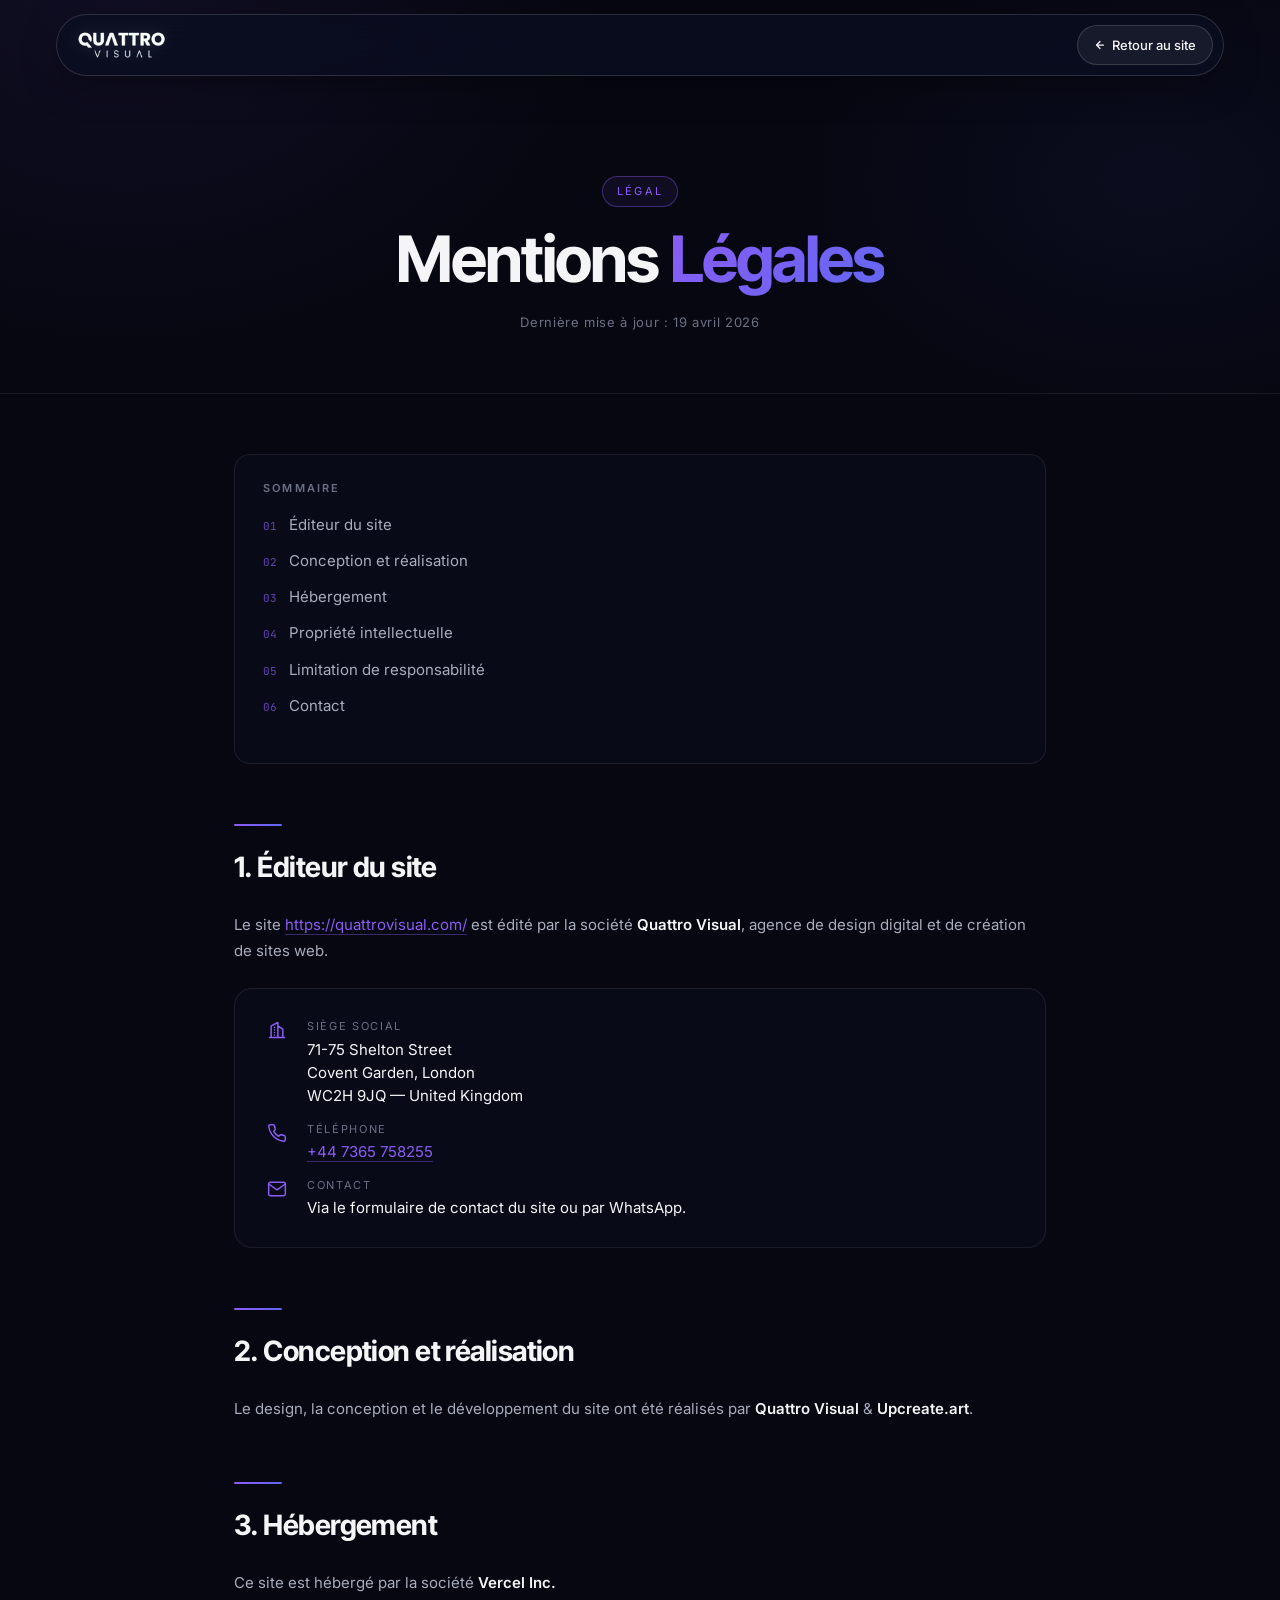
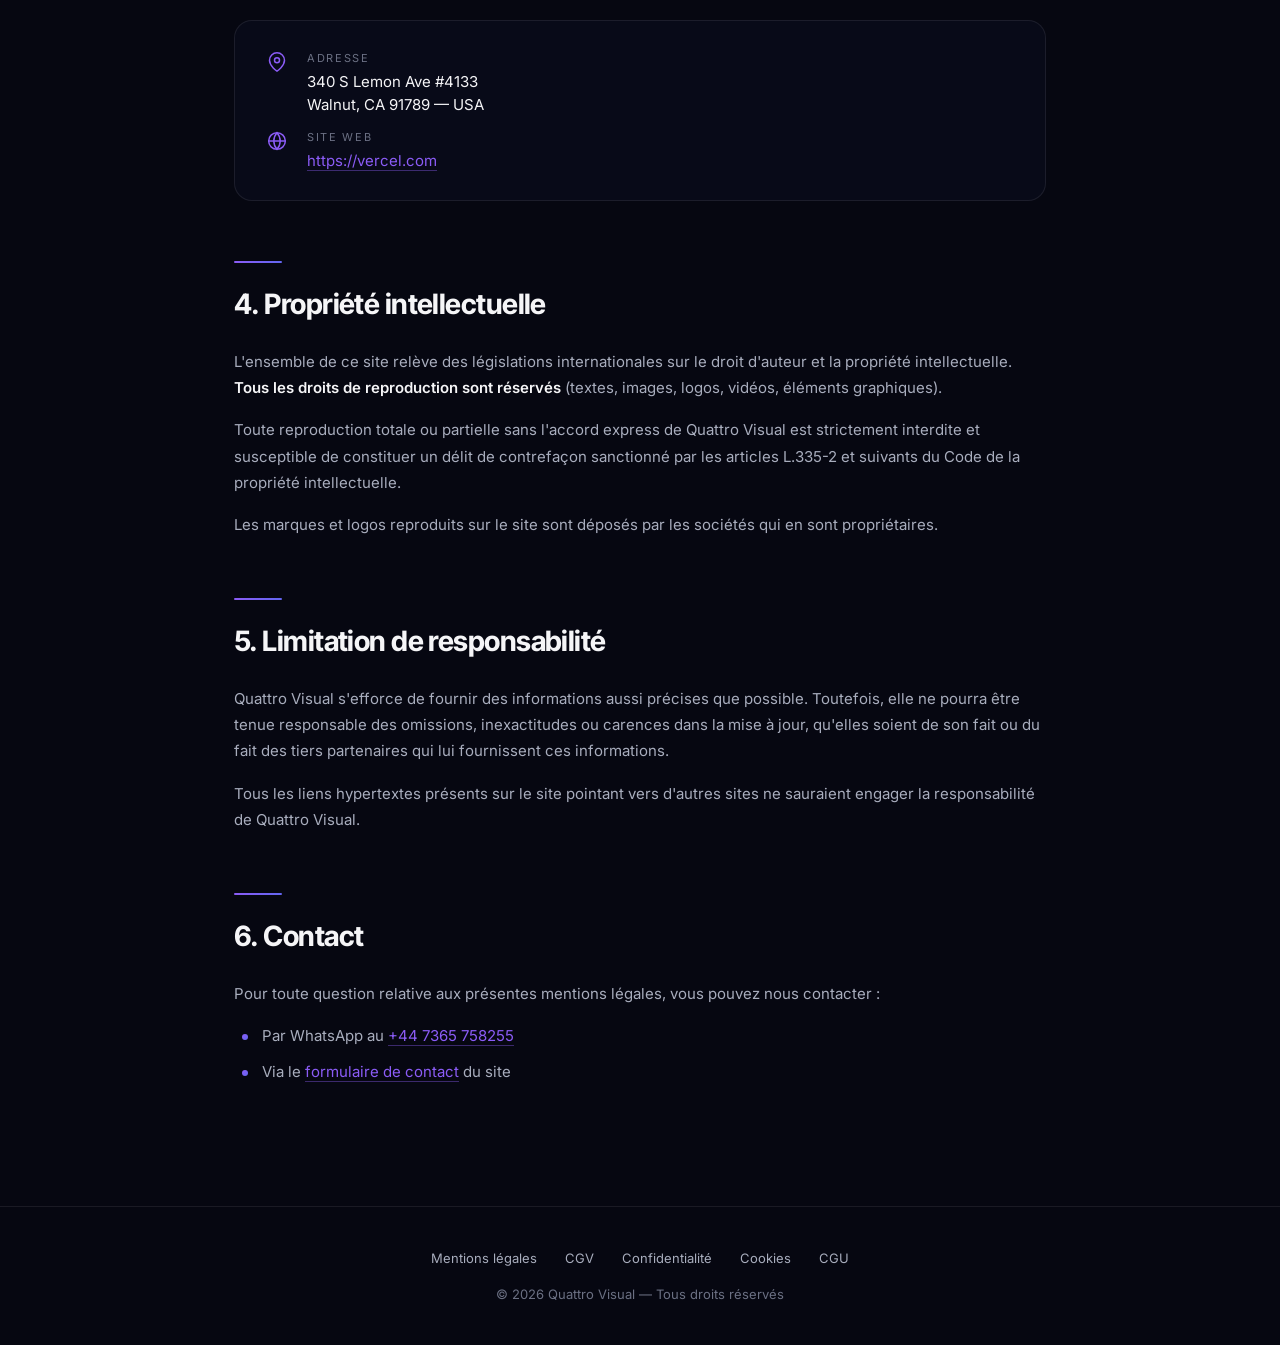
<file: Mentions legales.html>
<!DOCTYPE html>
<html lang="fr">
<head>
<meta charset="UTF-8">
<meta name="viewport" content="width=device-width, initial-scale=1.0">
<title>Mentions Légales — Quattro Visual</title>
<meta name="description" content="Mentions légales de Quattro Visual, agence de création de sites web.">
<link rel="preconnect" href="https://fonts.googleapis.com">
<link rel="preconnect" href="https://fonts.gstatic.com" crossorigin>
<link rel="stylesheet" href="https://fonts.googleapis.com/css2?family=Inter:wght@300;400;500;600;700&family=Inter+Tight:wght@400;500;600;700;800&family=JetBrains+Mono:wght@400;500&display=swap">
<link rel="stylesheet" href="legal.css">
</head>
<body>

<nav class="legal-nav">
  <div class="nav-inner">
    <a href="Quattro Visual.html" class="logo-link" aria-label="Quattro Visual">
      <img src="assets/logo-v2-bold.png" class="logo" alt="Quattro Visual">
    </a>
    <a href="Quattro Visual.html" class="back-btn">
      <svg width="12" height="12" viewBox="0 0 24 24" fill="none" stroke="currentColor" stroke-width="2.5" stroke-linecap="round" stroke-linejoin="round"><path d="M19 12H5M12 19l-7-7 7-7"/></svg>
      Retour au site
    </a>
  </div>
</nav>

<header class="legal-header">
  <div class="container">
    <span class="eyebrow">Légal</span>
    <h1>Mentions <em>Légales</em></h1>
    <div class="updated">Dernière mise à jour : 19 avril 2026</div>
  </div>
</header>

<main>
  <div class="container">
    <article>

      <div class="toc">
        <h5>Sommaire</h5>
        <ol>
          <li><a href="#editeur">Éditeur du site</a></li>
          <li><a href="#conception">Conception et réalisation</a></li>
          <li><a href="#hebergement">Hébergement</a></li>
          <li><a href="#propriete">Propriété intellectuelle</a></li>
          <li><a href="#responsabilite">Limitation de responsabilité</a></li>
          <li><a href="#contact">Contact</a></li>
        </ol>
      </div>

      <h2 id="editeur">1. Éditeur du site</h2>
      <p>Le site <a href="https://quattrovisual.com/">https://quattrovisual.com/</a> est édité par la société <strong>Quattro Visual</strong>, agence de design digital et de création de sites web.</p>

      <div class="card">
        <div class="card-info">
          <svg class="ico" viewBox="0 0 24 24" fill="none" stroke="currentColor" stroke-width="1.8" stroke-linecap="round" stroke-linejoin="round"><path d="M3 21h18M5 21V7l8-4v18M19 21V11l-6-4"/><path d="M9 9h.01M9 12h.01M9 15h.01M9 18h.01"/></svg>
          <div>
            <div class="label">Siège social</div>
            <div class="val">71-75 Shelton Street<br>Covent Garden, London<br>WC2H 9JQ — United Kingdom</div>
          </div>
          <svg class="ico" viewBox="0 0 24 24" fill="none" stroke="currentColor" stroke-width="1.8" stroke-linecap="round" stroke-linejoin="round"><path d="M22 16.92v3a2 2 0 0 1-2.18 2 19.79 19.79 0 0 1-8.63-3.07 19.5 19.5 0 0 1-6-6 19.79 19.79 0 0 1-3.07-8.67A2 2 0 0 1 4.11 2h3a2 2 0 0 1 2 1.72 12.84 12.84 0 0 0 .7 2.81 2 2 0 0 1-.45 2.11L8.09 9.91a16 16 0 0 0 6 6l1.27-1.27a2 2 0 0 1 2.11-.45 12.84 12.84 0 0 0 2.81.7A2 2 0 0 1 22 16.92z"/></svg>
          <div>
            <div class="label">Téléphone</div>
            <div class="val"><a href="tel:+447365758255">+44 7365 758255</a></div>
          </div>
          <svg class="ico" viewBox="0 0 24 24" fill="none" stroke="currentColor" stroke-width="1.8" stroke-linecap="round" stroke-linejoin="round"><path d="M4 4h16c1.1 0 2 .9 2 2v12c0 1.1-.9 2-2 2H4c-1.1 0-2-.9-2-2V6c0-1.1.9-2 2-2z"/><path d="M22 6l-10 7L2 6"/></svg>
          <div>
            <div class="label">Contact</div>
            <div class="val">Via le formulaire de contact du site ou par WhatsApp.</div>
          </div>
        </div>
      </div>

      <h2 id="conception">2. Conception et réalisation</h2>
      <p>Le design, la conception et le développement du site ont été réalisés par <strong>Quattro Visual</strong> & <strong>Upcreate.art</strong>.</p>

      <h2 id="hebergement">3. Hébergement</h2>
      <p>Ce site est hébergé par la société <strong>Vercel Inc.</strong></p>
      <div class="card">
        <div class="card-info">
          <svg class="ico" viewBox="0 0 24 24" fill="none" stroke="currentColor" stroke-width="1.8" stroke-linecap="round" stroke-linejoin="round"><path d="M21 10c0 7-9 13-9 13s-9-6-9-13a9 9 0 0 1 18 0z"/><circle cx="12" cy="10" r="3"/></svg>
          <div>
            <div class="label">Adresse</div>
            <div class="val">340 S Lemon Ave #4133<br>Walnut, CA 91789 — USA</div>
          </div>
          <svg class="ico" viewBox="0 0 24 24" fill="none" stroke="currentColor" stroke-width="1.8" stroke-linecap="round" stroke-linejoin="round"><circle cx="12" cy="12" r="10"/><path d="M2 12h20M12 2a15 15 0 0 1 0 20M12 2a15 15 0 0 0 0 20"/></svg>
          <div>
            <div class="label">Site web</div>
            <div class="val"><a href="https://vercel.com" target="_blank" rel="noopener">https://vercel.com</a></div>
          </div>
        </div>
      </div>

      <h2 id="propriete">4. Propriété intellectuelle</h2>
      <p>L'ensemble de ce site relève des législations internationales sur le droit d'auteur et la propriété intellectuelle. <strong>Tous les droits de reproduction sont réservés</strong> (textes, images, logos, vidéos, éléments graphiques).</p>
      <p>Toute reproduction totale ou partielle sans l'accord express de Quattro Visual est strictement interdite et susceptible de constituer un délit de contrefaçon sanctionné par les articles L.335-2 et suivants du Code de la propriété intellectuelle.</p>
      <p>Les marques et logos reproduits sur le site sont déposés par les sociétés qui en sont propriétaires.</p>

      <h2 id="responsabilite">5. Limitation de responsabilité</h2>
      <p>Quattro Visual s'efforce de fournir des informations aussi précises que possible. Toutefois, elle ne pourra être tenue responsable des omissions, inexactitudes ou carences dans la mise à jour, qu'elles soient de son fait ou du fait des tiers partenaires qui lui fournissent ces informations.</p>
      <p>Tous les liens hypertextes présents sur le site pointant vers d'autres sites ne sauraient engager la responsabilité de Quattro Visual.</p>

      <h2 id="contact">6. Contact</h2>
      <p>Pour toute question relative aux présentes mentions légales, vous pouvez nous contacter :</p>
      <ul>
        <li>Par WhatsApp au <a href="https://wa.me/447365758255">+44 7365 758255</a></li>
        <li>Via le <a href="Quattro Visual.html#contact">formulaire de contact</a> du site</li>
      </ul>

    </article>
  </div>
</main>

<footer class="legal-footer">
  <div class="container">
    <div style="margin-bottom: 14px;">
      <a href="Mentions legales.html">Mentions légales</a>
      <a href="CGV.html">CGV</a>
      <a href="Confidentialite.html">Confidentialité</a>
      <a href="Cookies.html">Cookies</a>
      <a href="CGU.html">CGU</a>
    </div>
    <div>© 2026 Quattro Visual — Tous droits réservés</div>
  </div>
</footer>

</body>
</html>
</file>
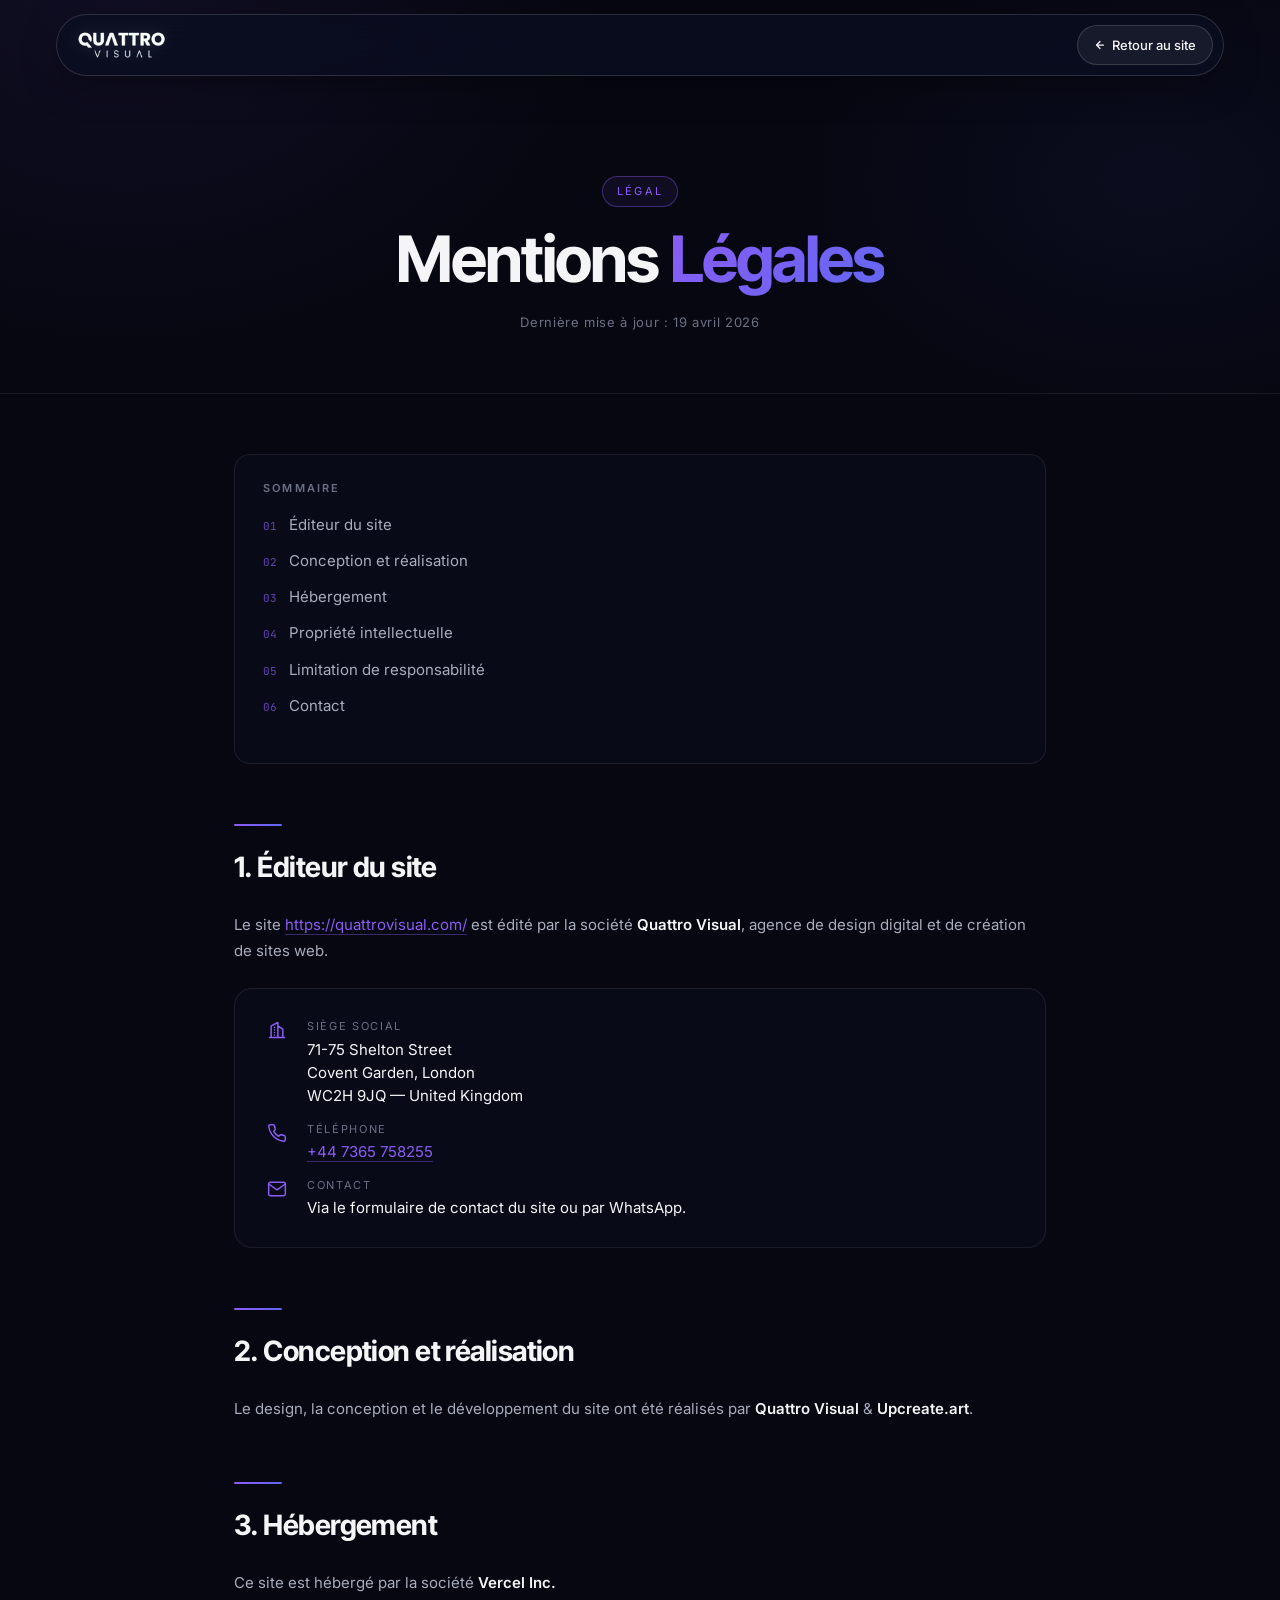
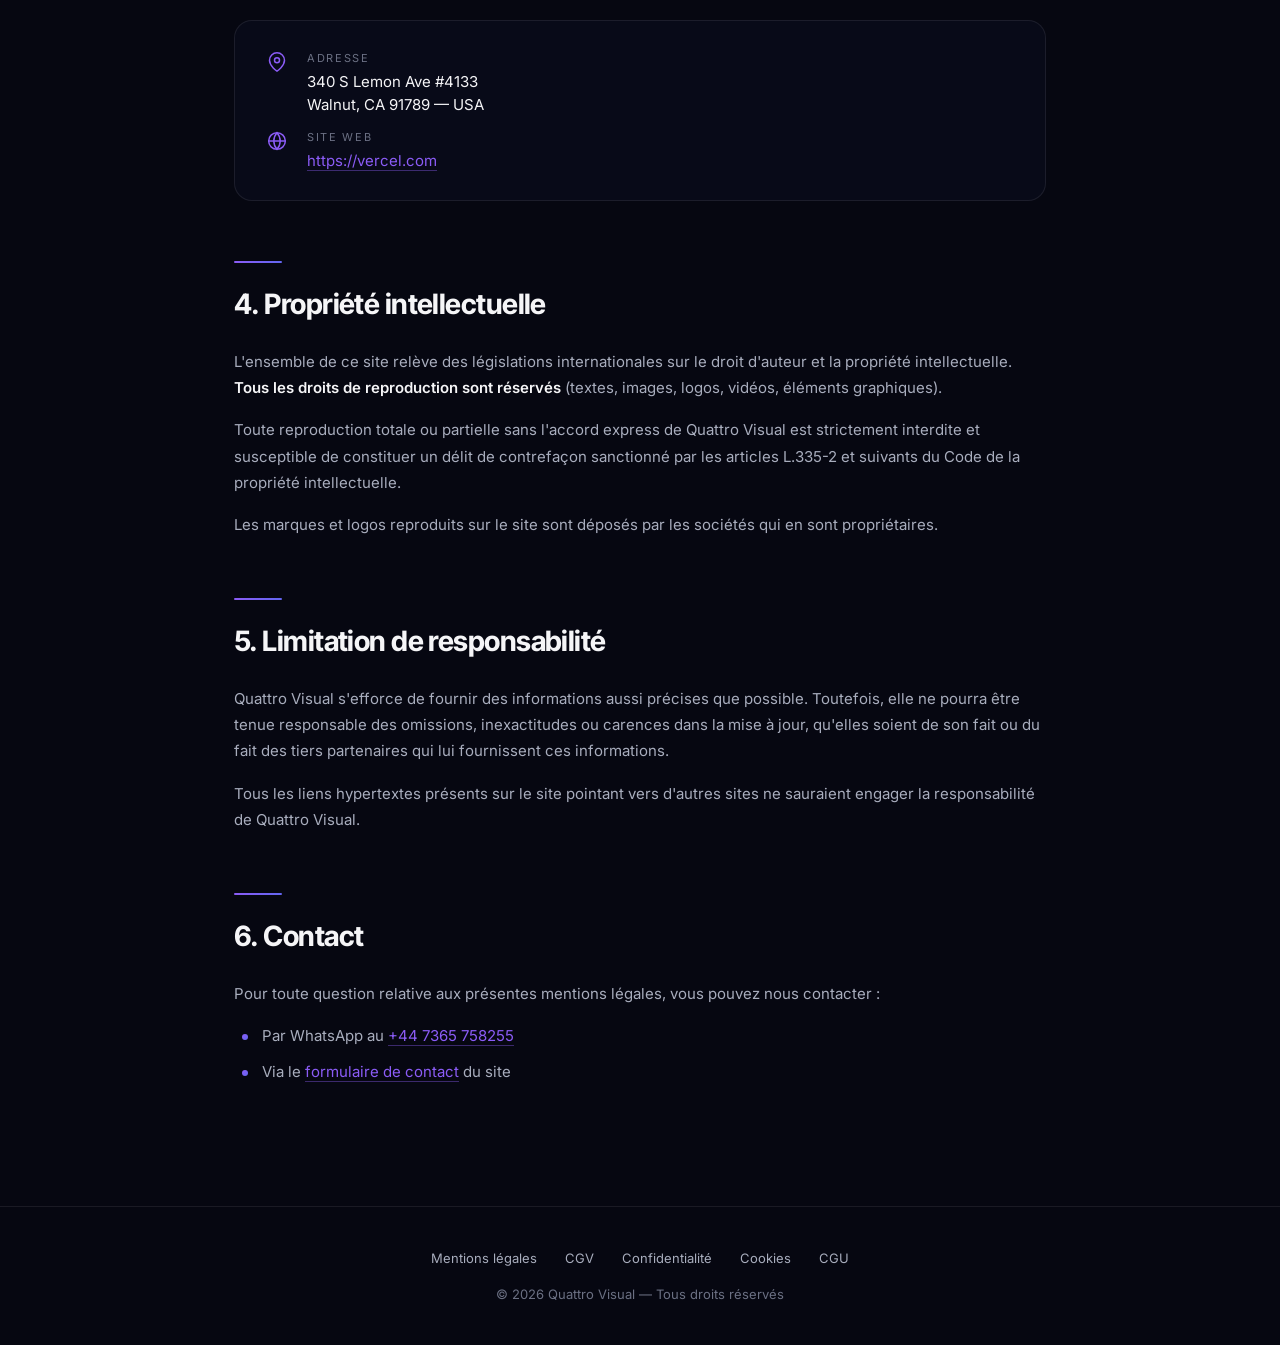
<file: mentions-legales.html>
<!DOCTYPE html>
<html lang="fr">
<head>
<meta charset="UTF-8">
<meta name="viewport" content="width=device-width, initial-scale=1.0">
<title>Mentions Légales — Quattro Visual</title>
<meta name="description" content="Mentions légales de Quattro Visual, agence de création de sites web.">
<link rel="preconnect" href="https://fonts.googleapis.com">
<link rel="preconnect" href="https://fonts.gstatic.com" crossorigin>
<link rel="stylesheet" href="https://fonts.googleapis.com/css2?family=Inter:wght@300;400;500;600;700&family=Inter+Tight:wght@400;500;600;700;800&family=JetBrains+Mono:wght@400;500&display=swap">
<link rel="stylesheet" href="legal.css">
</head>
<body>

<nav class="legal-nav">
  <div class="nav-inner">
    <a href="index.html" class="logo-link" aria-label="Quattro Visual">
      <img src="assets/logo-v2-bold.png" class="logo" alt="Quattro Visual">
    </a>
    <a href="index.html" class="back-btn">
      <svg width="12" height="12" viewBox="0 0 24 24" fill="none" stroke="currentColor" stroke-width="2.5" stroke-linecap="round" stroke-linejoin="round"><path d="M19 12H5M12 19l-7-7 7-7"/></svg>
      Retour au site
    </a>
  </div>
</nav>

<header class="legal-header">
  <div class="container">
    <span class="eyebrow">Légal</span>
    <h1>Mentions <em>Légales</em></h1>
    <div class="updated">Dernière mise à jour : 19 avril 2026</div>
  </div>
</header>

<main>
  <div class="container">
    <article>

      <div class="toc">
        <h5>Sommaire</h5>
        <ol>
          <li><a href="#editeur">Éditeur du site</a></li>
          <li><a href="#conception">Conception et réalisation</a></li>
          <li><a href="#hebergement">Hébergement</a></li>
          <li><a href="#propriete">Propriété intellectuelle</a></li>
          <li><a href="#responsabilite">Limitation de responsabilité</a></li>
          <li><a href="#contact">Contact</a></li>
        </ol>
      </div>

      <h2 id="editeur">1. Éditeur du site</h2>
      <p>Le site <a href="https://quattrovisual.com/">https://quattrovisual.com/</a> est édité par la société <strong>Quattro Visual</strong>, agence de design digital et de création de sites web.</p>

      <div class="card">
        <div class="card-info">
          <svg class="ico" viewBox="0 0 24 24" fill="none" stroke="currentColor" stroke-width="1.8" stroke-linecap="round" stroke-linejoin="round"><path d="M3 21h18M5 21V7l8-4v18M19 21V11l-6-4"/><path d="M9 9h.01M9 12h.01M9 15h.01M9 18h.01"/></svg>
          <div>
            <div class="label">Siège social</div>
            <div class="val">71-75 Shelton Street<br>Covent Garden, London<br>WC2H 9JQ — United Kingdom</div>
          </div>
          <svg class="ico" viewBox="0 0 24 24" fill="none" stroke="currentColor" stroke-width="1.8" stroke-linecap="round" stroke-linejoin="round"><path d="M22 16.92v3a2 2 0 0 1-2.18 2 19.79 19.79 0 0 1-8.63-3.07 19.5 19.5 0 0 1-6-6 19.79 19.79 0 0 1-3.07-8.67A2 2 0 0 1 4.11 2h3a2 2 0 0 1 2 1.72 12.84 12.84 0 0 0 .7 2.81 2 2 0 0 1-.45 2.11L8.09 9.91a16 16 0 0 0 6 6l1.27-1.27a2 2 0 0 1 2.11-.45 12.84 12.84 0 0 0 2.81.7A2 2 0 0 1 22 16.92z"/></svg>
          <div>
            <div class="label">Téléphone</div>
            <div class="val"><a href="tel:+447365758255">+44 7365 758255</a></div>
          </div>
          <svg class="ico" viewBox="0 0 24 24" fill="none" stroke="currentColor" stroke-width="1.8" stroke-linecap="round" stroke-linejoin="round"><path d="M4 4h16c1.1 0 2 .9 2 2v12c0 1.1-.9 2-2 2H4c-1.1 0-2-.9-2-2V6c0-1.1.9-2 2-2z"/><path d="M22 6l-10 7L2 6"/></svg>
          <div>
            <div class="label">Contact</div>
            <div class="val">Via le formulaire de contact du site ou par WhatsApp.</div>
          </div>
        </div>
      </div>

      <h2 id="conception">2. Conception et réalisation</h2>
      <p>Le design, la conception et le développement du site ont été réalisés par <strong>Quattro Visual</strong> & <strong>Upcreate.art</strong>.</p>

      <h2 id="hebergement">3. Hébergement</h2>
      <p>Ce site est hébergé par la société <strong>Vercel Inc.</strong></p>
      <div class="card">
        <div class="card-info">
          <svg class="ico" viewBox="0 0 24 24" fill="none" stroke="currentColor" stroke-width="1.8" stroke-linecap="round" stroke-linejoin="round"><path d="M21 10c0 7-9 13-9 13s-9-6-9-13a9 9 0 0 1 18 0z"/><circle cx="12" cy="10" r="3"/></svg>
          <div>
            <div class="label">Adresse</div>
            <div class="val">340 S Lemon Ave #4133<br>Walnut, CA 91789 — USA</div>
          </div>
          <svg class="ico" viewBox="0 0 24 24" fill="none" stroke="currentColor" stroke-width="1.8" stroke-linecap="round" stroke-linejoin="round"><circle cx="12" cy="12" r="10"/><path d="M2 12h20M12 2a15 15 0 0 1 0 20M12 2a15 15 0 0 0 0 20"/></svg>
          <div>
            <div class="label">Site web</div>
            <div class="val"><a href="https://vercel.com" target="_blank" rel="noopener">https://vercel.com</a></div>
          </div>
        </div>
      </div>

      <h2 id="propriete">4. Propriété intellectuelle</h2>
      <p>L'ensemble de ce site relève des législations internationales sur le droit d'auteur et la propriété intellectuelle. <strong>Tous les droits de reproduction sont réservés</strong> (textes, images, logos, vidéos, éléments graphiques).</p>
      <p>Toute reproduction totale ou partielle sans l'accord express de Quattro Visual est strictement interdite et susceptible de constituer un délit de contrefaçon sanctionné par les articles L.335-2 et suivants du Code de la propriété intellectuelle.</p>
      <p>Les marques et logos reproduits sur le site sont déposés par les sociétés qui en sont propriétaires.</p>

      <h2 id="responsabilite">5. Limitation de responsabilité</h2>
      <p>Quattro Visual s'efforce de fournir des informations aussi précises que possible. Toutefois, elle ne pourra être tenue responsable des omissions, inexactitudes ou carences dans la mise à jour, qu'elles soient de son fait ou du fait des tiers partenaires qui lui fournissent ces informations.</p>
      <p>Tous les liens hypertextes présents sur le site pointant vers d'autres sites ne sauraient engager la responsabilité de Quattro Visual.</p>

      <h2 id="contact">6. Contact</h2>
      <p>Pour toute question relative aux présentes mentions légales, vous pouvez nous contacter :</p>
      <ul>
        <li>Par WhatsApp au <a href="https://wa.me/447365758255">+44 7365 758255</a></li>
        <li>Via le <a href="index.html#contact">formulaire de contact</a> du site</li>
      </ul>

    </article>
  </div>
</main>

<footer class="legal-footer">
  <div class="container">
    <div style="margin-bottom: 14px;">
      <a href="mentions-legales.html">Mentions légales</a>
      <a href="cgv.html">CGV</a>
      <a href="confidentialite.html">Confidentialité</a>
      <a href="cookies.html">Cookies</a>
      <a href="cgu.html">CGU</a>
    </div>
    <div>© 2026 Quattro Visual — Tous droits réservés</div>
  </div>
</footer>

</body>
</html>
</file>
<file: legal.css>
/* QUATTRO VISUAL — Legal pages shared stylesheet */
* { box-sizing: border-box; margin: 0; padding: 0; }

:root {
  --bg: #060711;
  --bg-2: #0b0e1f;
  --bg-3: #141932;
  --fg: #f5f5f7;
  --fg-2: #a8adbd;
  --fg-3: #6b7083;
  --accent: #8b5cf6;
  --accent-2: #6366f1;
  --border: rgba(255,255,255,0.08);
  --border-strong: rgba(255,255,255,0.14);
  --glow: rgba(139,92,246,0.25);
}

html { scroll-behavior: smooth; }
body {
  font-family: 'Inter', -apple-system, sans-serif;
  font-size: 16px;
  line-height: 1.7;
  color: var(--fg);
  background: var(--bg);
  background-image:
    radial-gradient(ellipse 800px 600px at 10% 0%, rgba(139,92,246,0.08), transparent 60%),
    radial-gradient(ellipse 600px 400px at 90% 20%, rgba(99,102,241,0.06), transparent 60%);
  background-attachment: fixed;
  min-height: 100vh;
  -webkit-font-smoothing: antialiased;
}

.container { max-width: 860px; margin: 0 auto; padding: 0 24px; }

/* Nav */
nav.legal-nav {
  position: sticky;
  top: 14px;
  z-index: 50;
  margin: 14px auto 0;
  max-width: 1200px;
  padding: 0 16px;
}
.nav-inner {
  display: flex;
  align-items: center;
  justify-content: space-between;
  background: color-mix(in srgb, var(--bg-2) 80%, transparent);
  backdrop-filter: blur(20px) saturate(180%);
  -webkit-backdrop-filter: blur(20px) saturate(180%);
  border: 1px solid var(--border-strong);
  border-radius: 999px;
  padding: 10px 10px 10px 20px;
  box-shadow: 0 10px 40px -10px rgba(0,0,0,0.5);
}
.nav-inner a.logo-link { display: flex; align-items: center; }
.nav-inner .logo { height: 28px; width: auto; filter: drop-shadow(0 0 8px rgba(255,255,255,0.15)); }
.nav-inner .back-btn {
  display: inline-flex;
  align-items: center;
  gap: 6px;
  padding: 8px 16px;
  border-radius: 999px;
  background: rgba(255,255,255,0.06);
  border: 1px solid var(--border-strong);
  color: var(--fg);
  text-decoration: none;
  font-size: 13px;
  font-weight: 500;
  transition: all 0.2s;
}
.nav-inner .back-btn:hover {
  background: rgba(255,255,255,0.1);
  transform: translateX(-2px);
}

/* Header */
header.legal-header {
  padding: 100px 0 60px;
  text-align: center;
  border-bottom: 1px solid var(--border);
  margin-bottom: 60px;
}
.eyebrow {
  display: inline-block;
  font-size: 11px;
  letter-spacing: 0.2em;
  text-transform: uppercase;
  color: var(--accent);
  padding: 5px 14px;
  border: 1px solid color-mix(in srgb, var(--accent) 40%, transparent);
  border-radius: 999px;
  margin-bottom: 20px;
  background: color-mix(in srgb, var(--accent) 8%, transparent);
}
header.legal-header h1 {
  font-family: 'Inter Tight', 'Inter', sans-serif;
  font-size: clamp(40px, 6vw, 64px);
  font-weight: 700;
  letter-spacing: -0.03em;
  line-height: 1;
  margin-bottom: 20px;
}
header.legal-header h1 em {
  font-style: normal;
  background: linear-gradient(135deg, var(--accent), var(--accent-2));
  -webkit-background-clip: text;
  background-clip: text;
  color: transparent;
}
header.legal-header .updated {
  color: var(--fg-3);
  font-size: 13px;
  letter-spacing: 0.05em;
}

/* Content */
main { padding-bottom: 100px; }

article h2 {
  font-family: 'Inter Tight', sans-serif;
  font-size: 28px;
  font-weight: 700;
  letter-spacing: -0.02em;
  margin: 60px 0 20px;
  color: var(--fg);
  padding-top: 20px;
  position: relative;
}
article h2::before {
  content: '';
  position: absolute;
  top: 0;
  left: 0;
  width: 48px;
  height: 2px;
  background: linear-gradient(90deg, var(--accent), var(--accent-2));
  border-radius: 2px;
}
article h3 {
  font-family: 'Inter Tight', sans-serif;
  font-size: 19px;
  font-weight: 600;
  margin: 32px 0 12px;
  color: var(--fg);
}
article p {
  color: var(--fg-2);
  font-size: 15px;
  line-height: 1.75;
  margin-bottom: 16px;
}
article p strong, article li strong { color: var(--fg); font-weight: 600; }
article ul, article ol {
  padding-left: 0;
  list-style: none;
  margin-bottom: 20px;
}
article li {
  color: var(--fg-2);
  font-size: 15px;
  line-height: 1.75;
  margin-bottom: 10px;
  padding-left: 28px;
  position: relative;
}
article li::before {
  content: '';
  position: absolute;
  left: 8px;
  top: 11px;
  width: 6px;
  height: 6px;
  border-radius: 50%;
  background: linear-gradient(135deg, var(--accent), var(--accent-2));
}
article a {
  color: var(--accent);
  text-decoration: none;
  border-bottom: 1px solid color-mix(in srgb, var(--accent) 40%, transparent);
  transition: all 0.2s;
}
article a:hover { border-bottom-color: var(--accent); }

.card {
  background: color-mix(in srgb, var(--bg-2) 60%, transparent);
  border: 1px solid var(--border);
  border-radius: 18px;
  padding: 28px 32px;
  margin: 24px 0;
}
.card-info {
  display: grid;
  grid-template-columns: auto 1fr;
  gap: 12px 20px;
  align-items: start;
}
.card-info .ico {
  width: 20px;
  height: 20px;
  color: var(--accent);
  margin-top: 3px;
}
.card-info .label {
  font-size: 11px;
  text-transform: uppercase;
  letter-spacing: 0.15em;
  color: var(--fg-3);
  margin-bottom: 2px;
}
.card-info .val { color: var(--fg); font-size: 15px; line-height: 1.55; }

/* TOC */
.toc {
  background: color-mix(in srgb, var(--bg-2) 50%, transparent);
  border: 1px solid var(--border);
  border-radius: 16px;
  padding: 24px 28px;
  margin-bottom: 60px;
}
.toc h5 {
  font-size: 11px;
  text-transform: uppercase;
  letter-spacing: 0.2em;
  color: var(--fg-3);
  margin-bottom: 14px;
  font-weight: 600;
}
.toc ol { list-style: none; counter-reset: toc; padding: 0; }
.toc li { counter-increment: toc; padding: 0; margin-bottom: 10px; }
.toc li::before { display: none; }
.toc a {
  color: var(--fg-2);
  text-decoration: none;
  border: none;
  font-size: 15px;
  display: inline-flex;
  align-items: baseline;
  gap: 12px;
  transition: color 0.2s;
}
.toc a::before {
  content: counter(toc, decimal-leading-zero);
  font-family: 'JetBrains Mono', monospace;
  font-size: 11px;
  color: var(--accent);
  opacity: 0.7;
}
.toc a:hover { color: var(--fg); }

/* Footer */
footer.legal-footer {
  border-top: 1px solid var(--border);
  padding: 40px 0;
  text-align: center;
  color: var(--fg-3);
  font-size: 13px;
}
footer.legal-footer a {
  color: var(--fg-2);
  text-decoration: none;
  margin: 0 12px;
  transition: color 0.2s;
}
footer.legal-footer a:hover { color: var(--accent); }

/* Highlight */
.highlight-box {
  background: linear-gradient(135deg, color-mix(in srgb, var(--accent) 10%, transparent), color-mix(in srgb, var(--accent-2) 8%, transparent));
  border: 1px solid color-mix(in srgb, var(--accent) 25%, transparent);
  border-radius: 16px;
  padding: 24px 28px;
  margin: 24px 0;
}

/* Responsive */
@media (max-width: 680px) {
  html { font-size: 14px; }
  .container { padding: 0 18px; }
  header.legal-header { padding: 80px 0 44px; margin-bottom: 40px; }
  header.legal-header h1 { font-size: clamp(32px, 9vw, 48px); }
  article h2 { font-size: 22px; margin: 44px 0 16px; }
  article h3 { font-size: 17px; margin: 26px 0 10px; }
  article p, article li { font-size: 14px; }
  .card { padding: 22px 20px; }
  .toc { padding: 20px 22px; margin-bottom: 40px; }
  nav.legal-nav { top: 10px; }
  .nav-inner { padding: 8px 8px 8px 14px; }
  .nav-inner .logo { height: 22px; }
  .nav-inner .back-btn { padding: 7px 12px; font-size: 12px; }
}
</file>
